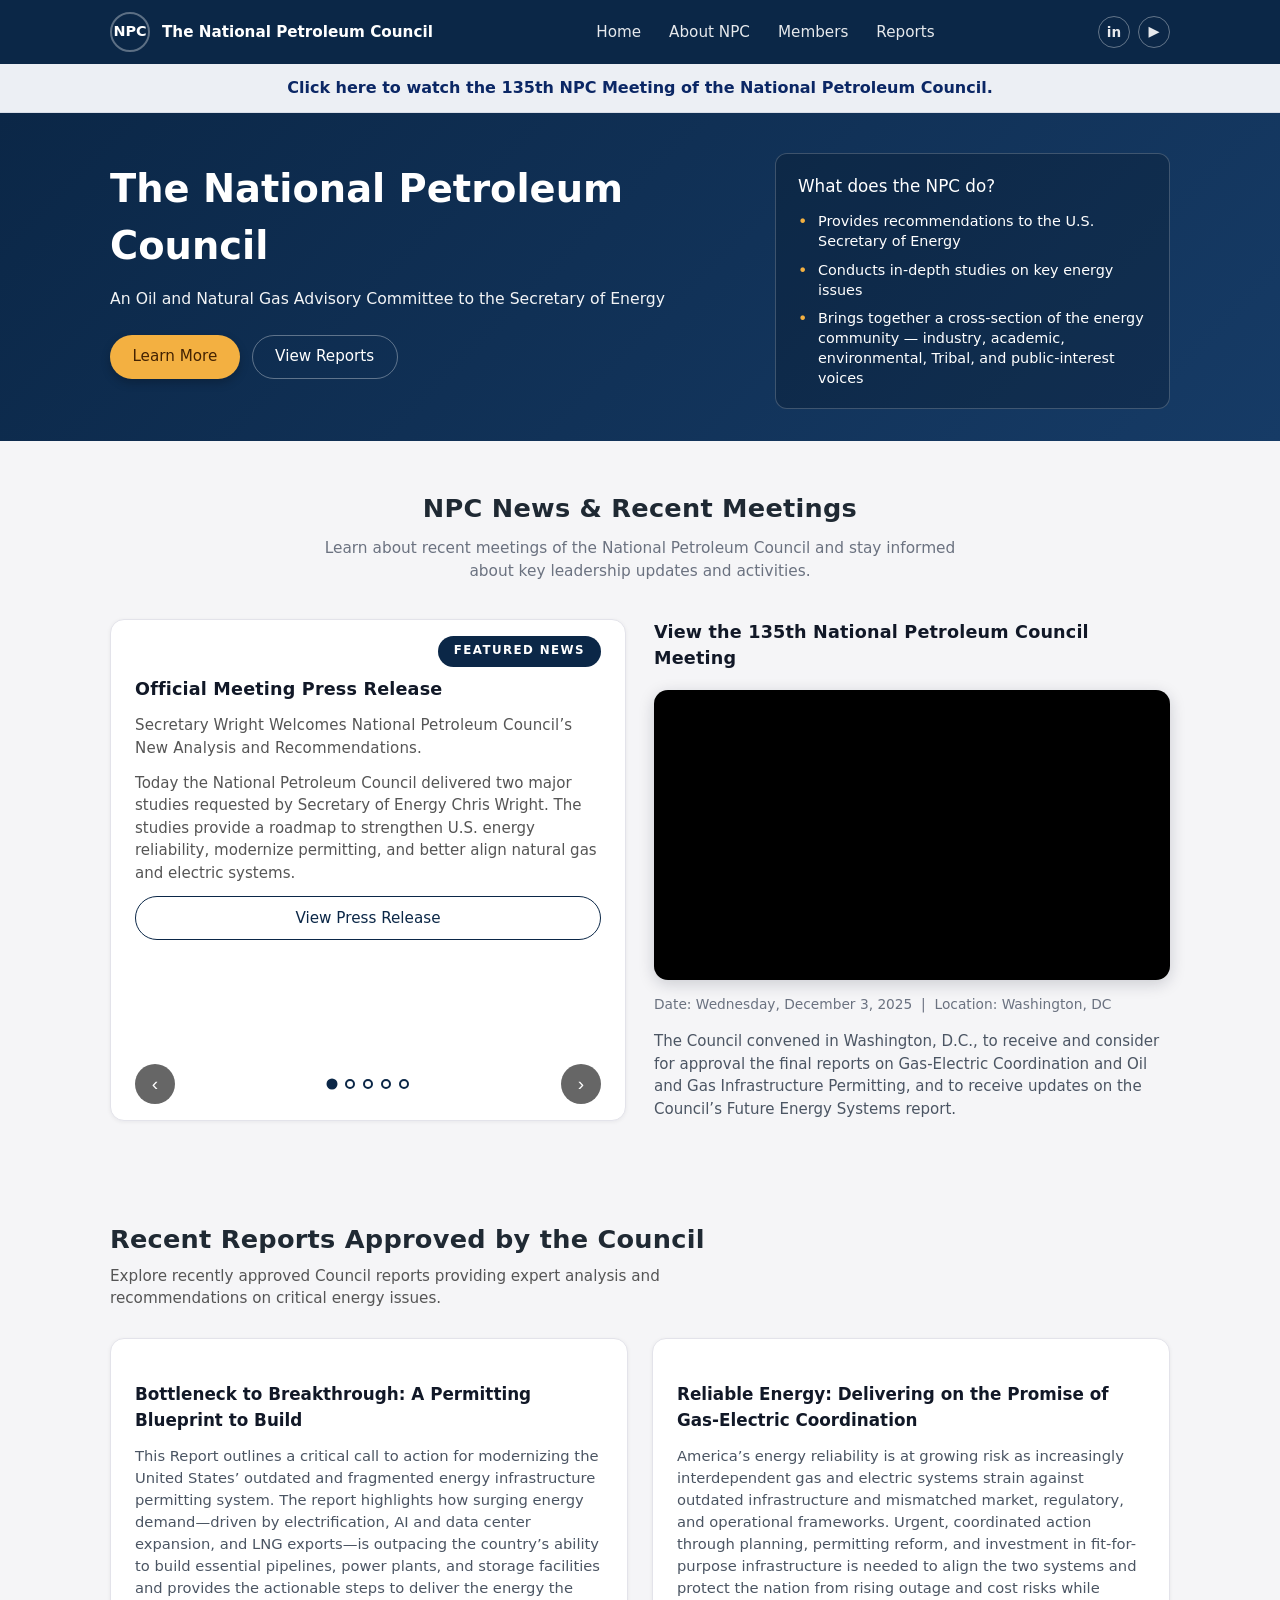
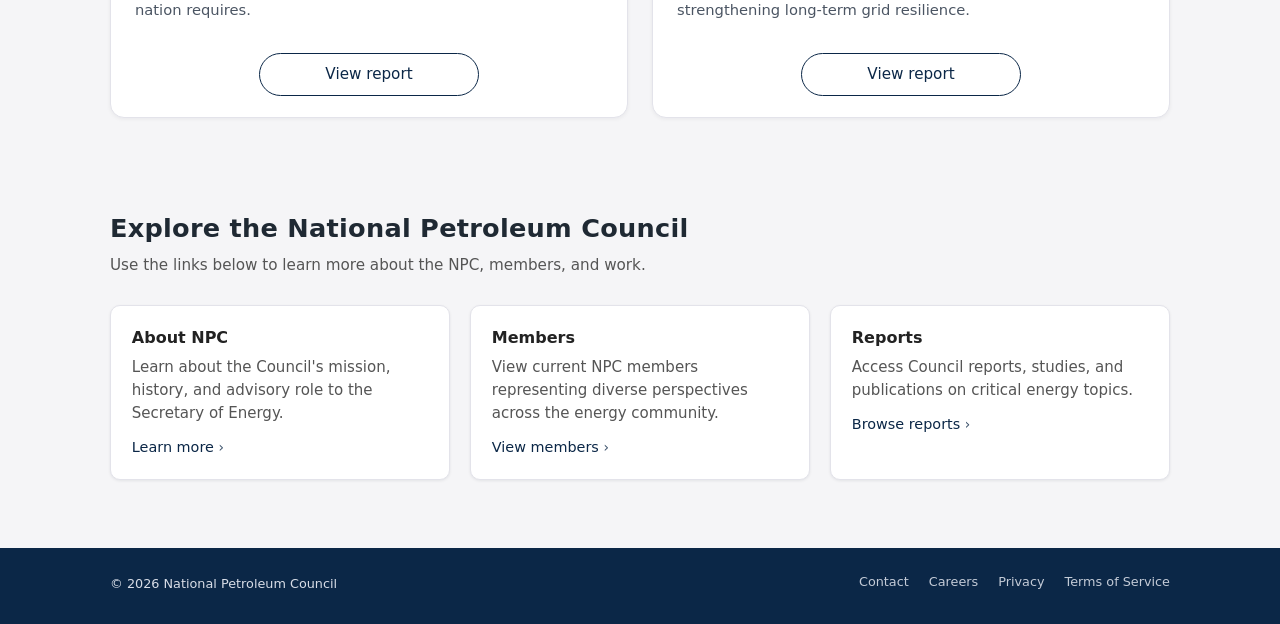
<file: index.html>
<!DOCTYPE html>
<html lang="en">
<head>
  <!-- =========================
       BASIC DOCUMENT METADATA
       ========================= -->
  <meta charset="UTF-8" />
  <meta http-equiv="X-UA-Compatible" content="IE=edge" />

  <!-- =========================
       PAGE TITLE (SEO)
       ========================= -->
  <title>National Petroleum Council (NPC) – Advisory Committee to the U.S. Secretary of Energy</title>

  <!-- =========================
       VIEWPORT / RESPONSIVE
       ========================= -->
  <meta name="viewport" content="width=device-width, initial-scale=1" />

  <!-- =========================
       CORE SEO META TAGS
       ========================= -->
  <meta name="description" content="The National Petroleum Council (NPC) advises the U.S. Secretary of Energy on oil and natural gas issues. Learn about members, reports, studies, and Council meetings." />
  <meta name="robots" content="index,follow,max-image-preview:large" />
  <link rel="canonical" href="https://www.npc.org/" />

  <!-- =========================
       THEME / COLOR SCHEME
       ========================= -->
  <meta name="theme-color" media="(prefers-color-scheme: light)" content="#3c4d97">
  <meta name="theme-color" media="(prefers-color-scheme: dark)" content="#0b1020">
  <meta name="color-scheme" content="light dark">
  <meta name="referrer" content="strict-origin-when-cross-origin">

  <!-- =========================
       OPEN GRAPH / SOCIAL SHARING
       ========================= -->
  <meta property="og:type" content="website">
  <meta property="og:title" content="National Petroleum Council (NPC)">
  <meta property="og:description" content="An Oil and Natural Gas Advisory Committee to the Secretary of Energy.">
  <meta property="og:url" content="https://www.npc.org/">
  <meta property="og:site_name" content="National Petroleum Council">
  <meta property="og:image" content="https://www.npc.org/images/homegifs/NPC-head.gif">
  <meta property="og:image:alt" content="National Petroleum Council logo">
  <meta property="og:image:type" content="image/gif">
  <meta property="og:image:width" content="328">
  <meta property="og:image:height" content="168">

  <!-- =========================
       FAVICONS / PWA MANIFEST
       ========================= -->
  <link rel="icon" href="/favicon.ico">
  <link rel="apple-touch-icon" sizes="180x180" href="/apple-touch-icon.png">
  <link rel="manifest" href="/site.webmanifest">

  <!-- =========================
       SITE STYLESHEETS
       ========================= -->
  <link rel="stylesheet" href="style.css" />

  <!-- =========================
       GOOGLE ANALYTICS (GA4)
       ========================= -->
  <!-- Google tag (gtag.js) -->
  <script async src="https://www.googletagmanager.com/gtag/js?id=G-93EXH3XJ1R"></script>
  <script>
    window.dataLayer = window.dataLayer || [];
    function gtag(){dataLayer.push(arguments);}
    gtag('js', new Date());

    // GA4 config for npc.org
    gtag('config', 'G-93EXH3XJ1R', {
      page_title: 'NPC Main Site'
    });
  </script>

  <!-- =========================
       STRUCTURED DATA (SCHEMA.ORG)
       TYPE: GovernmentOrganization
       ========================= -->
  <script type="application/ld+json">
  {
    "@context":"https://schema.org",
    "@type":"GovernmentOrganization",
    "name":"National Petroleum Council",
    "url":"https://www.npc.org/",
    "logo":"https://www.npc.org/images/homegifs/NPC-head.gif",
    "contactPoint":[
      {
        "@type":"ContactPoint",
        "contactType":"information",
        "email":"info@npc.org",
        "telephone":"+1-202-393-6100"
      }
    ],
    "address":{
      "@type":"PostalAddress",
      "streetAddress":"1101 Vermont Avenue, NW, Suite 300",
      "addressLocality":"Washington",
      "addressRegion":"DC",
      "postalCode":"20005",
      "addressCountry":"US"
    },
    "sameAs":[
      "https://www.linkedin.com/company/national-petroleum-council/",
      "https://www.youtube.com/@NationalPetroleumCouncil"
    ]
  }
  </script>
</head>
<body>

  <!-- =========================
       SITE HEADER + MAIN NAV
       ========================= -->
  <header class="site-header">
    <div class="container">
      <div class="top-bar">
        <!-- Logo + Brand -->
        <a href="index.html" class="logo-wrap">
          <div class="logo-circle">NPC</div>
          <div class="logo-text">The National Petroleum Council</div>
        </a>

        <!-- Primary Navigation -->
        <nav aria-label="Main navigation">
          <ul>
            <li><a href="index.html">Home</a></li>
            <li><a href="about.html">About NPC</a></li>
            <li><a href="members.html">Members</a></li>
            <li><a href="reports.html">Reports</a></li>
          </ul>
        </nav>

        <!-- Social Links (Header) -->
        <div class="social-links">
          <a
            href="https://www.linkedin.com/company/national-petroleum-council/"
            class="social-link"
            target="_blank"
            rel="noopener noreferrer"
            aria-label="LinkedIn"
          >
            in
          </a>

          <a
            href="https://www.youtube.com/@NationalPetroleumCouncil"
            class="social-link social-link--yt"
            target="_blank"
            rel="noopener noreferrer"
            aria-label="YouTube"
          >
            ▶
          </a>
        </div>
      </div>
    </div>
  </header>

  <!-- =========================
       ANNOUNCEMENT / ALERT BAR
       ========================= -->
  <div class="announcement-bar">
    <a
      href="https://www.youtube.com/watch?v=ondgR7b0pbw"
      target="_blank"
      rel="noopener noreferrer"
    >
      Click here to watch the 135th NPC Meeting of the National Petroleum Council.
    </a>
  </div>

  <!-- =========================
       HERO SECTION (INTRO / CTA)
       ========================= -->
  <section class="hero">
    <div class="container">
      <div class="hero-inner">
        <!-- Hero Left: Main Message + CTAs -->
        <div class="hero-left">
          <h1>The National Petroleum Council</h1>
          <p>An Oil and Natural Gas Advisory Committee to the Secretary of Energy</p>

          <div class="hero-actions">
            <a href="about.html" class="btn btn-primary">Learn More</a>
            <a href="reports.html" class="btn btn-ghost">View Reports</a>
          </div>
        </div>

        <!-- Hero Right: What NPC Does (Key Bullets) -->
        <aside class="hero-right">
          <h2>What does the NPC do?</h2>
          <ul class="hero-list">
            <li>Provides recommendations to the U.S. Secretary of Energy</li>
            <li>Conducts in-depth studies on key energy issues</li>
            <li>
              Brings together a cross-section of the energy community — industry, academic,
              environmental, Tribal, and public-interest voices
            </li>
          </ul>
        </aside>
      </div>
    </div>
  </section>

  <!-- =========================
       MAIN CONTENT WRAPPER
       ========================= -->
  <main>

    <!-- =========================
         NEWS & RECENT MEETINGS
         ========================= -->
    <section class="news-section">
      <div class="container">
        <!-- Section Header / Intro Text -->
        <header class="news-header">
          <h2>NPC News &amp; Recent Meetings</h2>
          <p>
            Learn about recent meetings of the National Petroleum Council and stay informed about
            key leadership updates and activities.
          </p>
        </header>

        <div class="news-grid">

<div class="featured-carousel card">
  <div class="carousel-track">

    <!-- Carousel Item 1: Post Meeting Press Release (NEW FIRST ITEM) -->
    <article class="carousel-item">
      <div class="news-feature-tag">Featured News</div>
      <h3>Official Meeting Press Release</h3>
      <p class="news-feature-title">
        Secretary Wright Welcomes National Petroleum Council’s New Analysis and Recommendations.
      </p>
      <p class="news-feature-body">
 Today the National Petroleum Council delivered two major studies requested by Secretary of Energy Chris Wright. The studies provide a roadmap to strengthen U.S. energy reliability, modernize permitting, and better align natural gas and electric systems.
      </p>
      <a
        href="files/CM135_Post_PR_2025-12-03.pdf"
        class="btn btn-outline"
        target="_blank"
        rel="noopener noreferrer"
      >
        View Press Release
      </a>
    </article>

    <!-- Carousel Item 2: Upcoming Meeting (was #1) -->
    <article class="carousel-item">
      <div class="news-feature-tag">Featured News</div>
      <h3>Upcoming Meeting</h3>
      <p class="news-feature-title">
        NPC Announces 135th Meeting Scheduled for December 3, 2025
      </p>
      <p class="news-feature-body">
        The National Petroleum Council will convene the 135th meeting on December 3, 2025, in Washington, D.C. This meeting will present key findings of the permitting and gas-electric 
        coordination studies, along with updates on the Council’s Future Energy Systems report.
      </p>
      <a
        href="files/2025_NPC_Media_Advisory.pdf"
        class="btn btn-outline"
        target="_blank"
        rel="noopener noreferrer"
      >
        View Media Advisory
      </a>
    </article>

    <!-- Carousel Item 3: Leadership Announcement (was #2) -->
    <article class="carousel-item">
      <div class="news-feature-tag">Featured News</div>
      <h3>Leadership Announcement</h3>
      <p class="news-feature-title">
        NPC Announces Appointment of Next Executive Director
      </p>
      <p class="news-feature-body">
        The National Petroleum Council has announced the appointment of its next Executive
        Director. The Executive Director leads the Council's staff in coordinating study
        efforts and supporting Council meetings, ensuring that the Secretary of Energy receives
        timely, well-documented advice on oil and natural gas issues.
      </p>
      <a
        href="files/NPC_Press_Release-New_Executive_Director-2025-7-22.pdf"
        class="btn btn-outline"
        target="_blank"
        rel="noopener noreferrer"
      >
        Read Announcement
      </a>
    </article>

    <!-- Carousel Item 4: Permitting Study Request (was #3) -->
    <article class="carousel-item">
      <div class="news-feature-tag">Study Request</div>
      <h3>Oil and Natural Gas Infrastructure Permitting</h3>
      <p class="news-feature-title">
        NPC Directed to conduct study on Permitting
      </p>
      <p class="news-feature-body">
        In response to a formal request from Secretary of Energy Chris Wright, the Council will
        re-evaluate and update the permitting section of the NPC's 2019 Dynamic Delivery study.
        The study will provide practical recommendations based on current legislation and regulations
        to support streamlined permitting processes and siting of new energy infrastructure.
      </p>
      <a
        href="files/GE_Perm_Req_Ltr.pdf"
        class="btn btn-outline"
        target="_blank"
        rel="noopener noreferrer"
      >
        Read Secretary's Letter
      </a>
    </article>

    <!-- Carousel Item 5: Gas-Electric Coordination Study (was #4) -->
    <article class="carousel-item">
      <div class="news-feature-tag">Study Request</div>
      <h3>Gas-Electric Coordination Study</h3>
      <p class="news-feature-title">
        NPC to Address Critical Misalignment Between Natural Gas and Electric Power Systems
      </p>
      <p class="news-feature-body">
        Secretary Wright has requested the NPC conduct an urgent study on gas-electric coordination
        to address reliability risks stemming from misaligned markets. The study will assess how
        rising natural gas and electricity demand are straining pipelines, examine impacts on energy
        reliability, and recommend actionable strategies to prevent reliability impacts on the
        interconnected systems.
      </p>
      <a
        href="files/GE_Perm_Req_Ltr.pdf"
        class="btn btn-outline"
        target="_blank"
        rel="noopener noreferrer"
      >
        Read Secretary's Letter
      </a>
    </article>

  </div>

  <!-- Carousel Controls: Prev / Dots / Next -->
  <div class="carousel-controls">
    <button class="carousel-btn prev-btn" aria-label="Previous News Item">‹</button>
    <div class="carousel-dots">
      <span class="dot active"></span>
      <span class="dot"></span>
      <span class="dot"></span>
      <span class="dot"></span>
      <span class="dot"></span>
    </div>
    <button class="carousel-btn next-btn" aria-label="Next News Item">›</button>
  </div>
</div>

<!-- Embedded Video: Last NPC Council Meeting -->
<article class="news-video-card">
  <h3 class="news-eyebrow">View the 135th National Petroleum Council Meeting</h3>

  <div class="video-embed">
    <iframe
      src="https://www.youtube.com/embed/ondgR7b0pbw?start=0"
      title="135th Meeting of the National Petroleum Council Video"
      frameborder="0"
      allow="accelerometer; autoplay; clipboard-write; encrypted-media; gyroscope; picture-in-picture; web-share"
      allowfullscreen
    ></iframe>
  </div>

  <p class="news-meta">
    Date: Wednesday, December 3, 2025 &nbsp;|&nbsp; Location: Washington, DC
  </p>
  <p class="news-body">
    The Council convened in Washington, D.C., to receive and consider for approval the final reports on Gas-Electric Coordination and Oil and Gas Infrastructure Permitting, and to receive updates on the Council’s Future Energy Systems report.
  </p>
</article>

        </div>
      </div>
    </section>

    <!-- =========================
         RECENT REPORTS SECTION
         ========================= -->
    <section class="recent-reports">
      <div class="container">
        <!-- Section Header -->
        <header class="section-header">
          <h2>Recent Reports Approved by the Council</h2>
          <p>
            Explore recently approved Council reports providing expert analysis and recommendations
            on critical energy issues.
          </p>
        </header>

        <!-- Report Cards Grid -->
        <div class="recent-reports-grid">

          <!-- Report Card 1 -->
          <article class="recent-report-card">
            <div class="recent-report-cover-wrap">
              <!-- cover image could go here -->
            </div>
            <h3>Bottleneck to Breakthrough: A Permitting Blueprint to Build</h3>
            <p class="recent-report-body">
This Report outlines a critical call to action for modernizing the United States’ outdated and fragmented energy infrastructure permitting system. The report highlights how surging energy demand—driven by electrification, AI and data center expansion, and LNG exports—is outpacing the country’s ability to build essential pipelines, power plants, and storage facilities and provides the actionable steps to deliver the energy the nation requires.
            </p>
            <a href="https://permitting.npc.org/" class="btn btn-outline">View report</a>
          </article>

          <!-- Report Card 2 -->
          <article class="recent-report-card">
            <div class="recent-report-cover-wrap">
              <!-- cover image could go here -->
            </div>
            <h3>Reliable Energy: Delivering on the Promise of Gas-Electric Coordination</h3>
            <p class="recent-report-body">
 America’s energy reliability is at growing risk as increasingly interdependent gas and electric systems strain against outdated infrastructure and mismatched market, regulatory, and operational frameworks. Urgent, coordinated action through planning, permitting reform, and investment in fit-for-purpose infrastructure is needed to align the two systems and protect the nation from rising outage and cost risks while strengthening long-term grid resilience.
            </p>
            <a href="https://gaselectric.npc.org/" class="btn btn-outline">View report</a>
          </article>

        </div>
      </div>
    </section>

    <!-- =========================
         INFO CARDS: ABOUT / MEMBERS / REPORTS
         ========================= -->
    <section class="info-section">
      <div class="container">
        <!-- Section Header -->
        <div class="section-header">
          <h2>Explore the National Petroleum Council</h2>
          <p>Use the links below to learn more about the NPC, members, and work.</p>
        </div>

        <!-- Card Grid -->
        <div class="card-grid">
          <!-- Card: About NPC -->
          <article class="card">
            <h3>About NPC</h3>
            <p>Learn about the Council's mission, history, and advisory role to the Secretary of Energy.</p>
            <a href="about.html" class="more-link">Learn more <span>›</span></a>
          </article>

          <!-- Card: Members -->
          <article class="card">
            <h3>Members</h3>
            <p>View current NPC members representing diverse perspectives across the energy community.</p>
            <a href="members.html" class="more-link">View members <span>›</span></a>
          </article>

          <!-- Card: Reports -->
          <article class="card">
            <h3>Reports</h3>
            <p>Access Council reports, studies, and publications on critical energy topics.</p>
            <a href="https://npc.org/reports/rbydoc.html" class="more-link">Browse reports <span>›</span></a>
          </article>
        </div>
      </div>
    </section>

  </main>

  <!-- =========================
       SITE FOOTER
       ========================= -->
  <footer>
    <div class="container">
      <div class="footer-inner">
        <!-- Footer Copyright / Brand Link -->
        <div>
          &copy; <span id="year"></span>
          <a href="https://www.npc.org" target="_blank" rel="noopener">
            National Petroleum Council
          </a>
        </div>

        <!-- Footer Links (Legal / Contact) -->
        <nav class="footer-links" aria-label="Footer legal links">
          <a href="contact.html">Contact</a>
          <a href="careers.html" aria-current="page">Careers</a>
          <a href="privacy.html">Privacy</a>
          <a href="terms.html">Terms of Service</a>
        </nav>
      </div>
    </div>

    <!-- Footer Script: Current Year Injection -->
    <script>
      document.getElementById("year").textContent = new Date().getFullYear();
    </script>
  </footer>

  <!-- =========================
       SITE SCRIPTS (CAROUSEL, ETC.)
       ========================= -->
  <script src="assets/carousel.js"></script>

  <!-- =========================
       GA4 CLICK + PDF DOWNLOAD TRACKING
       - link_click: all non-PDF <a> clicks
       - pdf_click: all <a> clicks to .pdf
       - button_click: real <button> clicks
       ========================= -->
  <!-- data-cfasync="false" stops Cloudflare Rocket Loader from breaking this -->
  <script data-cfasync="false">
    document.addEventListener("DOMContentLoaded", function () {

      function isPdfLink(href) {
        if (!href) return false;
        return href.toLowerCase().indexOf(".pdf") !== -1;
      }

      // Track all <a> clicks
      document.querySelectorAll("a[href]").forEach(function (a) {
        a.addEventListener("click", function () {
          if (typeof gtag !== "function") return;

          var href = a.href || "";
          var linkText = (a.textContent || "").trim();
          var label = linkText !== "" ? linkText : href;

          if (isPdfLink(href)) {
            var fileName = href.split("/").pop();
            gtag("event", "pdf_click", {
              file_name: fileName,
              file_url: href,
              link_text: label,
              page_location: window.location.href,
              transport_type: "beacon"
            });
          } else {
            gtag("event", "link_click", {
              link_url: href,
              link_text: label,
              page_location: window.location.href,
              transport_type: "beacon"
            });
          }
        });
      });

      // Track real <button> elements
      document.querySelectorAll("button").forEach(function (btn) {
        btn.addEventListener("click", function () {
          if (typeof gtag !== "function") return;

          var label = (btn.textContent || "").trim() || btn.id || "button";

          gtag("event", "button_click", {
            button_label: label,
            page_location: window.location.href,
            transport_type: "beacon"
          });
        });
      });
    });
  </script>
</body>
</html>
</file>
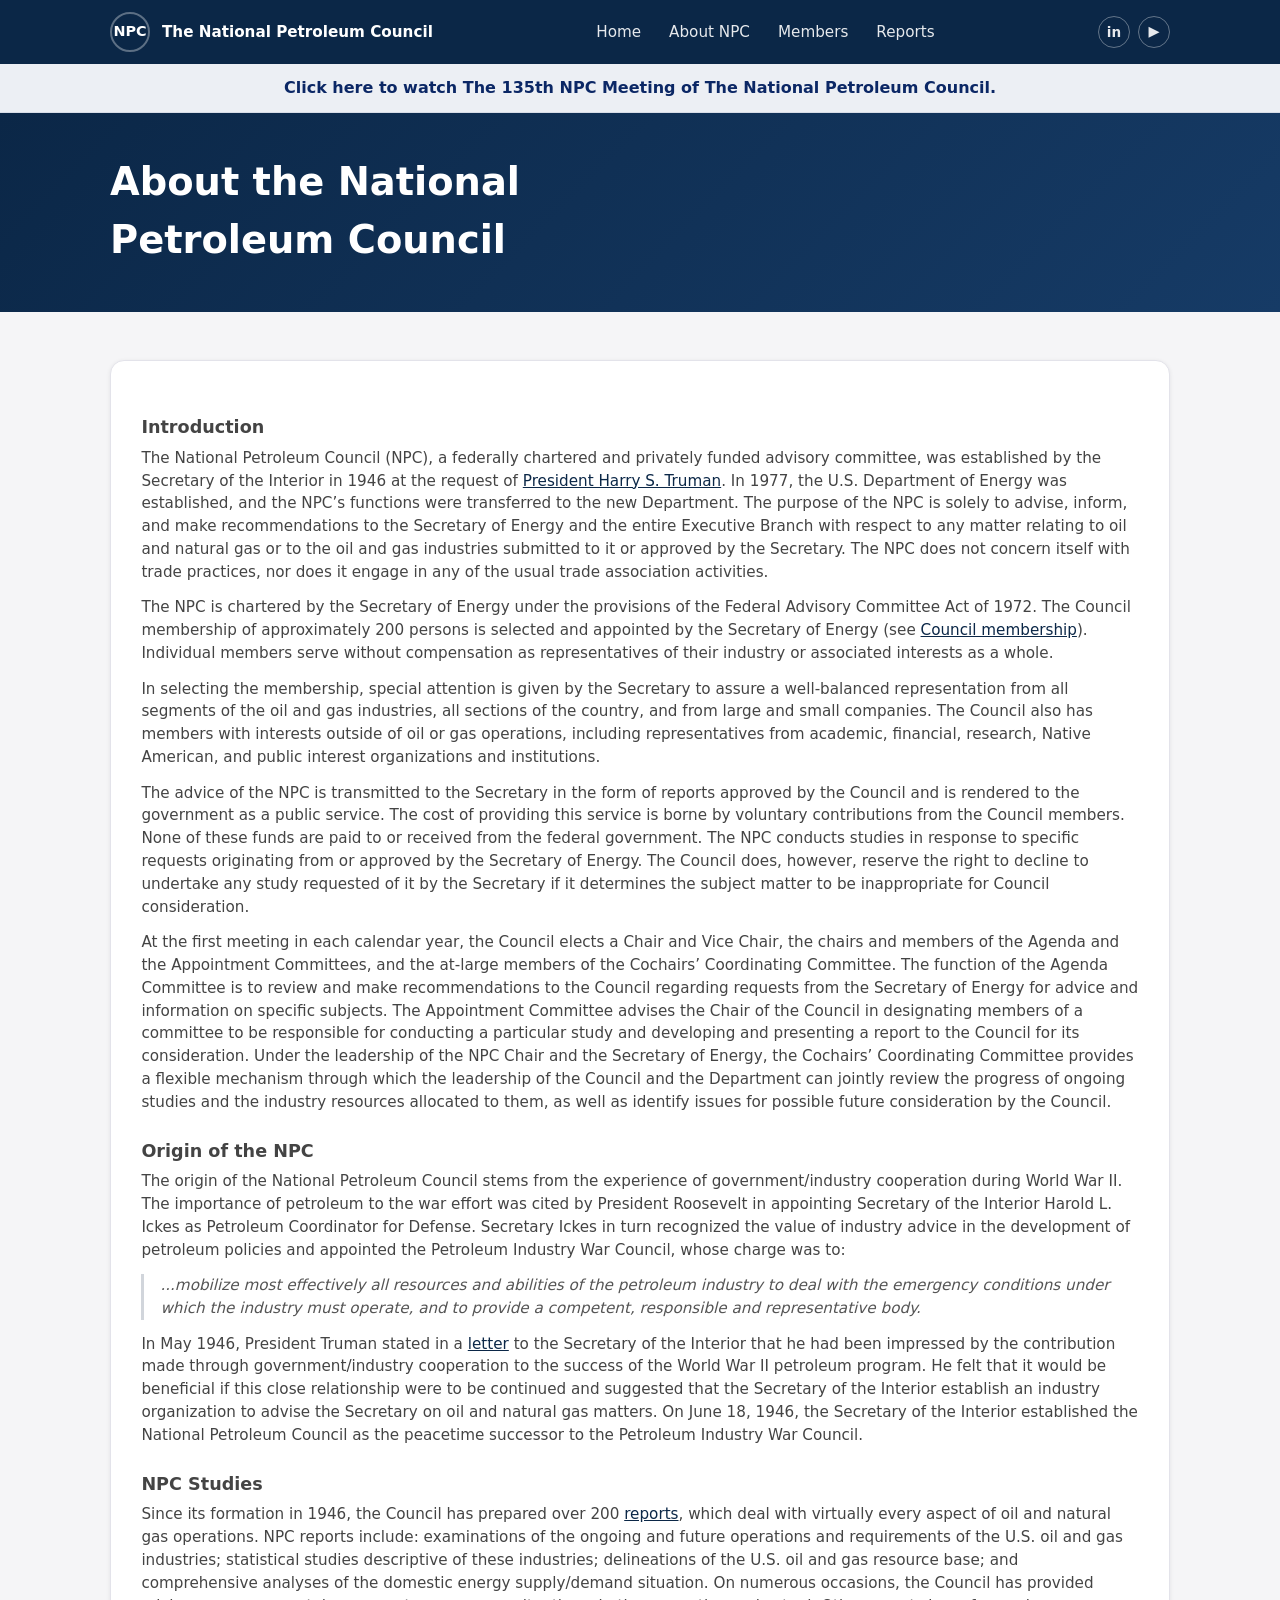
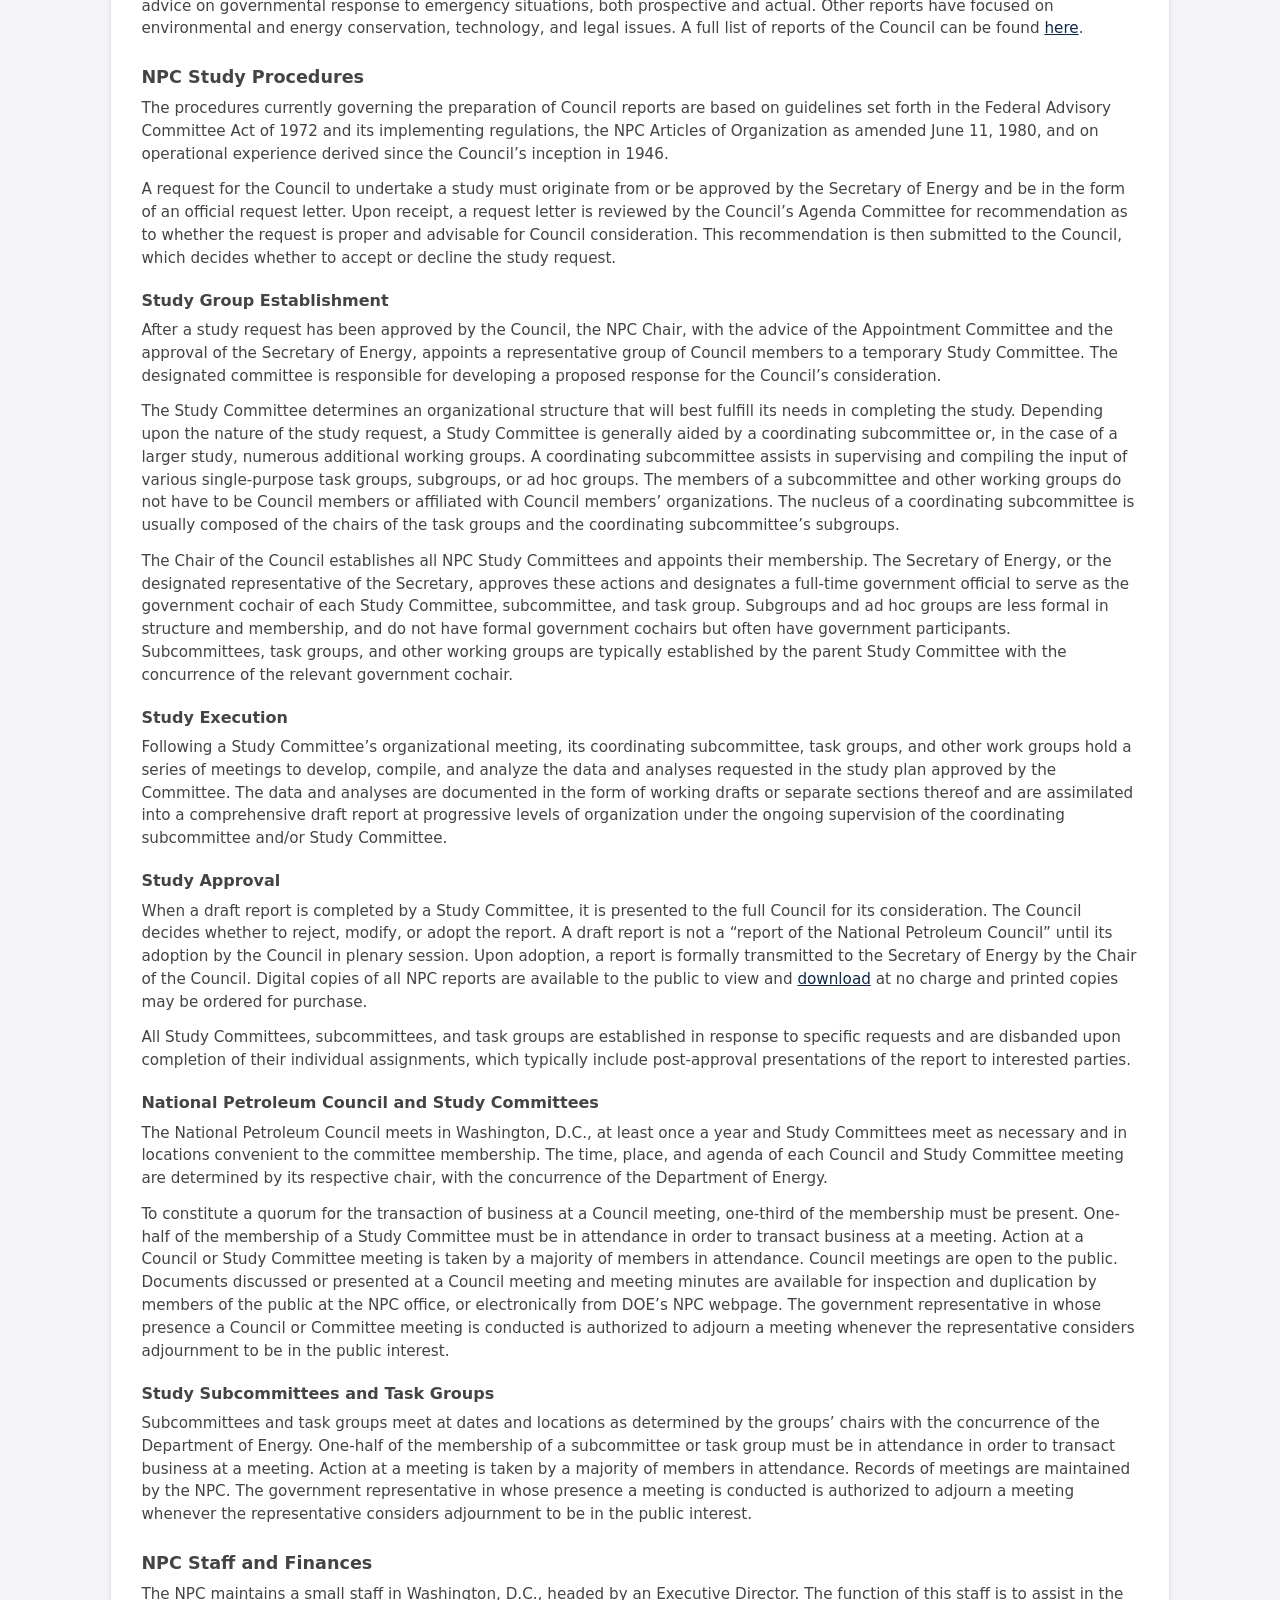
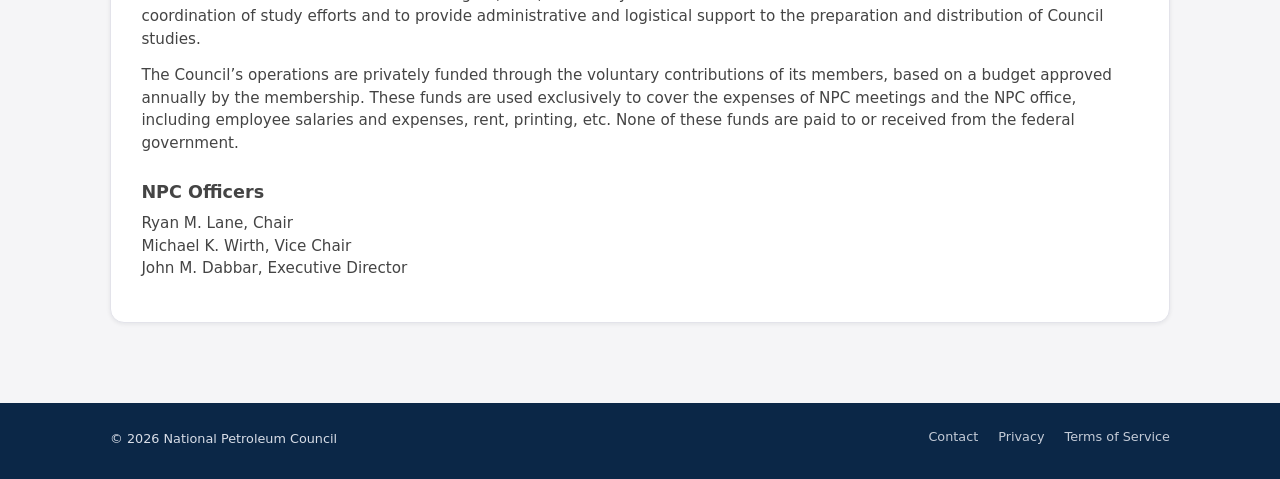
<file: about.html>
<!DOCTYPE html>
<html lang="en">
<head>
  <!-- =========================
       BASIC DOCUMENT METADATA
       ========================= -->
  <meta charset="UTF-8" />
  <meta http-equiv="X-UA-Compatible" content="IE=edge" />

  <!-- =========================
       PAGE TITLE (UNIQUE)
       ========================= -->
  <title>About NPC – National Petroleum Council</title>

  <!-- =========================
       VIEWPORT / RESPONSIVE
       ========================= -->
  <meta name="viewport" content="width=device-width, initial-scale=1" />

  <!-- =========================
       CORE SEO META TAGS
       ========================= -->
  <meta
    name="description"
    content="Origin, operations, study procedures, meeting procedures, staff, finances, and officers of the National Petroleum Council."
  />
  <meta name="robots" content="index, follow" />
  <link rel="canonical" href="https://www.npc.org/about.html" />

  <!-- =========================
       OPEN GRAPH / SOCIAL SHARING
       ========================= -->
  <meta property="og:type" content="website" />
  <meta property="og:title" content="About the National Petroleum Council" />
  <meta
    property="og:description"
    content="Learn about the origin, operations, studies, and leadership of the National Petroleum Council."
  />
  <meta property="og:url" content="https://www.npc.org/about.html" />
  <!-- Optional: if you have a specific OG image for about page, set it here -->
  <!-- <meta property="og:image" content="https://www.npc.org/images/og-about-npc.png" /> -->
  <!-- <meta property="og:image:alt" content="National Petroleum Council" /> -->

  <!-- =========================
       THEME / COLOR SCHEME
       ========================= -->
  <meta name="theme-color" media="(prefers-color-scheme: light)" content="#3c4d97" />
  <meta name="theme-color" media="(prefers-color-scheme: dark)" content="#0b1020" />
  <meta name="color-scheme" content="light dark" />
  <meta name="referrer" content="strict-origin-when-cross-origin" />

  <!-- =========================
       STRUCTURED DATA
       TYPE: AboutPage
       ========================= -->
  <script type="application/ld+json">
  {
    "@context": "https://schema.org",
    "@type": "AboutPage",
    "name": "About the National Petroleum Council",
    "description": "Information about the origin, operations, studies, procedures, staff, finances, and officers of the National Petroleum Council.",
    "url": "https://www.npc.org/about.html",
    "isPartOf": {
      "@type": "WebSite",
      "name": "National Petroleum Council",
      "url": "https://www.npc.org/"
    },
    "about": {
      "@type": "GovernmentOrganization",
      "name": "National Petroleum Council",
      "url": "https://www.npc.org/"
    }
  }
  </script>

  <!-- =========================
       SITE STYLES
       ========================= -->
  <link rel="stylesheet" href="style.css" />

  <!-- =========================
       GOOGLE ANALYTICS (GA4)
       ========================= -->
  <script async src="https://www.googletagmanager.com/gtag/js?id=G-93EXH3XJ1R"></script>
  <script>
    window.dataLayer = window.dataLayer || [];
    function gtag(){dataLayer.push(arguments);}
    gtag('js', new Date());

    // GA4 config for npc.org About page
    gtag('config', 'G-93EXH3XJ1R', {
      page_title: 'About NPC – npc.org'
    });
  </script>
</head>
<body id="top">

  <!-- =========================
       SITE HEADER + NAV
       ========================= -->
  <header class="site-header">
    <div class="container">
      <div class="top-bar">
        <a href="index.html" class="logo-wrap">
          <div class="logo-circle">NPC</div>
          <div class="logo-text">The National Petroleum Council</div>
        </a>

        <nav aria-label="Main navigation">
          <ul>
            <li><a href="index.html">Home</a></li>
            <li><a href="about.html" aria-current="page">About NPC</a></li>
            <li><a href="members.html">Members</a></li>
            <li><a href="reports.html">Reports</a></li>
          </ul>
        </nav>

        <div class="social-links">
          <a
            href="https://www.linkedin.com/company/national-petroleum-council/"
            class="social-link"
            target="_blank"
            rel="noopener noreferrer"
            aria-label="LinkedIn"
          >
            in
          </a>
          <a
            href="https://www.youtube.com/@NationalPetroleumCouncil"
            class="social-link social-link--yt"
            target="_blank"
            rel="noopener noreferrer"
            aria-label="YouTube"
          >
            ▶
          </a>
        </div>
      </div>
    </div>
  </header>

  <!-- =========================
       ANNOUNCEMENT BAR
       ========================= -->
  <div class="announcement-bar">
    <a href="https://www.youtube.com/watch?v=ondgR7b0pbw" target="_blank" rel="noopener noreferrer">
      Click here to watch The 135th NPC Meeting of The National Petroleum Council.
    </a>
  </div>

  <!-- =========================
       PAGE HERO / TITLE BAND
       ========================= -->
  <section class="hero">
    <div class="container">
      <div class="hero-inner">
        <div class="hero-left">
          <h1>About the National Petroleum Council</h1>
        </div>
      </div>
    </div>
  </section>

  <!-- =========================
       MAIN CONTENT
       ========================= -->
  <main>
    <section class="legal-section">
      <div class="container">
        <article class="legal-content">

          <!-- INTRODUCTION -->
          <h2>Introduction</h2>
          <p>
            The National Petroleum Council (NPC), a federally chartered and privately funded advisory
            committee, was established by the Secretary of the Interior in 1946 at the request of
            <a href="files/Truman_letter-ID.pdf" target="_blank" rel="noopener">President Harry S. Truman</a>. In 1977, the U.S. Department of Energy was established, and the
            NPC’s functions were transferred to the new Department. The purpose of the NPC is solely to
            advise, inform, and make recommendations to the Secretary of Energy and the entire Executive
            Branch with respect to any matter relating to oil and natural gas or to the oil and gas
            industries submitted to it or approved by the Secretary. The NPC does not concern itself
            with trade practices, nor does it engage in any of the usual trade association activities.
          </p>

          <p>
            The NPC is chartered by the Secretary of Energy under the provisions of the Federal
            Advisory Committee Act of 1972. The Council membership of approximately 200 persons is
            selected and appointed by the Secretary of Energy (see <a href="members.html">Council membership</a>). Individual
            members serve without compensation as representatives of their industry or associated
            interests as a whole.
          </p>

          <p>
            In selecting the membership, special attention is given by the Secretary to assure a
            well-balanced representation from all segments of the oil and gas industries, all
            sections of the country, and from large and small companies. The Council also has members
            with interests outside of oil or gas operations, including representatives from academic,
            financial, research, Native American, and public interest organizations and institutions.
          </p>

          <p>
            The advice of the NPC is transmitted to the Secretary in the form of reports approved by
            the Council and is rendered to the government as a public service. The cost of providing
            this service is borne by voluntary contributions from the Council members. None of these
            funds are paid to or received from the federal government. The NPC conducts studies in
            response to specific requests originating from or approved by the Secretary of Energy. The
            Council does, however, reserve the right to decline to undertake any study requested of it
            by the Secretary if it determines the subject matter to be inappropriate for Council
            consideration.
          </p>

          <p>
            At the first meeting in each calendar year, the Council elects a Chair and Vice Chair, the
            chairs and members of the Agenda and the Appointment Committees, and the at-large members
            of the Cochairs’ Coordinating Committee. The function of the Agenda Committee is to review
            and make recommendations to the Council regarding requests from the Secretary of Energy for
            advice and information on specific subjects. The Appointment Committee advises the Chair of
            the Council in designating members of a committee to be responsible for conducting a
            particular study and developing and presenting a report to the Council for its
            consideration. Under the leadership of the NPC Chair and the Secretary of Energy, the
            Cochairs’ Coordinating Committee provides a flexible mechanism through which the leadership
            of the Council and the Department can jointly review the progress of ongoing studies and
            the industry resources allocated to them, as well as identify issues for possible future
            consideration by the Council.
          </p>

          <!-- ORIGIN OF THE NPC -->
          <h2>Origin of the NPC</h2>
          <p>
            The origin of the National Petroleum Council stems from the experience of government/industry
            cooperation during World War II. The importance of petroleum to the war effort was cited by
            President Roosevelt in appointing Secretary of the Interior Harold L. Ickes as Petroleum
            Coordinator for Defense. Secretary Ickes in turn recognized the value of industry advice in
            the development of petroleum policies and appointed the Petroleum Industry War Council, whose
            charge was to:
          </p>

          <blockquote>
            <p>
              <em>
                ...mobilize most effectively all resources and abilities of the petroleum industry to deal
                with the emergency conditions under which the industry must operate, and to provide a
                competent, responsible and representative body.
              </em>
            </p>
          </blockquote>

          <p>
            In May 1946, President Truman stated in a
            <a href="files/Truman_letter-ID.pdf" target="_blank" rel="noopener">letter</a> to the Secretary of the Interior that he had
            been impressed by the contribution made through government/industry cooperation to the
            success of the World War II petroleum program. He felt that it would be beneficial if this
            close relationship were to be continued and suggested that the Secretary of the Interior
            establish an industry organization to advise the Secretary on oil and natural gas matters.
            On June 18, 1946, the Secretary of the Interior established the National Petroleum Council as
            the peacetime successor to the Petroleum Industry War Council.
          </p>

          <!-- NPC STUDIES -->
          <h2>NPC Studies</h2>
          <p>
            Since its formation in 1946, the Council has prepared over 200 <a href="reports.html">reports</a>, which deal with
            virtually every aspect of oil and natural gas operations. NPC reports include: examinations
            of the ongoing and future operations and requirements of the U.S. oil and gas industries;
            statistical studies descriptive of these industries; delineations of the U.S. oil and gas
            resource base; and comprehensive analyses of the domestic energy supply/demand situation. On
            numerous occasions, the Council has provided advice on governmental response to emergency
            situations, both prospective and actual. Other reports have focused on environmental and
            energy conservation, technology, and legal issues. A full list of reports of the Council can be found
            <a href="reports.html">here</a>.
          </p>

          <!-- NPC STUDY PROCEDURES -->
          <h2>NPC Study Procedures</h2>
          <p>
            The procedures currently governing the preparation of Council reports are based on guidelines
            set forth in the Federal Advisory Committee Act of 1972 and its implementing regulations, the
            NPC Articles of Organization as amended June 11, 1980, and on
            operational experience derived since the Council’s inception in 1946.
          </p>

          <p>
            A request for the Council to undertake a study must originate from or be approved by the
            Secretary of Energy and be in the form of an official request letter. Upon receipt, a request
            letter is reviewed by the Council’s Agenda Committee for recommendation as to whether the
            request is proper and advisable for Council consideration. This recommendation is then
            submitted to the Council, which decides whether to accept or decline the study request.
          </p>

          <h3>Study Group Establishment</h3>
          <p>
            After a study request has been approved by the Council, the NPC Chair, with the advice of the
            Appointment Committee and the approval of the Secretary of Energy, appoints a representative
            group of Council members to a temporary Study Committee. The designated committee is
            responsible for developing a proposed response for the Council’s consideration.
          </p>

          <p>
            The Study Committee determines an organizational structure that will best fulfill its needs in
            completing the study. Depending upon the nature of the study request, a Study Committee is
            generally aided by a coordinating subcommittee or, in the case of a larger study, numerous
            additional working groups. A coordinating subcommittee assists in supervising and compiling
            the input of various single-purpose task groups, subgroups, or ad hoc groups. The members of a
            subcommittee and other working groups do not have to be Council members or affiliated with
            Council members’ organizations. The nucleus of a coordinating subcommittee is usually composed
            of the chairs of the task groups and the coordinating subcommittee’s subgroups.
          </p>

          <p>
            The Chair of the Council establishes all NPC Study Committees and appoints their membership.
            The Secretary of Energy, or the designated representative of the Secretary, approves these
            actions and designates a full-time government official to serve as the government cochair of
            each Study Committee, subcommittee, and task group. Subgroups and ad hoc groups are less
            formal in structure and membership, and do not have formal government cochairs but often have
            government participants. Subcommittees, task groups, and other working groups are typically
            established by the parent Study Committee with the concurrence of the relevant government
            cochair.
          </p>

          <h3>Study Execution</h3>
          <p>
            Following a Study Committee’s organizational meeting, its coordinating subcommittee, task
            groups, and other work groups hold a series of meetings to develop, compile, and analyze the
            data and analyses requested in the study plan approved by the Committee. The data and analyses
            are documented in the form of working drafts or separate sections thereof and are assimilated
            into a comprehensive draft report at progressive levels of organization under the ongoing
            supervision of the coordinating subcommittee and/or Study Committee.
          </p>

          <h3>Study Approval</h3>
          <p>
            When a draft report is completed by a Study Committee, it is presented to the full Council for
            its consideration. The Council decides whether to reject, modify, or adopt the report. A draft
            report is not a “report of the National Petroleum Council” until its adoption by the Council
            in plenary session. Upon adoption, a report is formally transmitted to the Secretary of Energy
            by the Chair of the Council. Digital copies of all NPC reports are available to the public to
            view and <a href="reports.html">download</a> at no charge and printed copies may be ordered for purchase.
          </p>

          <p>
            All Study Committees, subcommittees, and task groups are established in response to specific
            requests and are disbanded upon completion of their individual assignments, which typically
            include post-approval presentations of the report to interested parties.
          </p>

          <!-- MEETING PROCEDURES -->
          <h3>National Petroleum Council and Study Committees</h3>
          <p>
            The National Petroleum Council meets in Washington, D.C., at least once a year and Study
            Committees meet as necessary and in locations convenient to the committee membership. The
            time, place, and agenda of each Council and Study Committee meeting are determined by its
            respective chair, with the concurrence of the Department of Energy.
          </p>

          <p>
            To constitute a quorum for the transaction of business at a Council meeting, one-third of the
            membership must be present. One-half of the membership of a Study Committee must be in
            attendance in order to transact business at a meeting. Action at a Council or Study Committee
            meeting is taken by a majority of members in attendance. Council meetings are open to the
            public. Documents discussed or presented at a Council meeting and meeting minutes are
            available for inspection and duplication by members of the public at the NPC office, or
            electronically from DOE’s NPC webpage. The government representative in whose presence a
            Council or Committee meeting is conducted is authorized to adjourn a meeting whenever the
            representative considers adjournment to be in the public interest.
          </p>

          <h3>Study Subcommittees and Task Groups</h3>
          <p>
            Subcommittees and task groups meet at dates and locations as determined by the groups’ chairs
            with the concurrence of the Department of Energy. One-half of the membership of a subcommittee
            or task group must be in attendance in order to transact business at a meeting. Action at a
            meeting is taken by a majority of members in attendance. Records of meetings are maintained by
            the NPC. The government representative in whose presence a meeting is conducted is authorized
            to adjourn a meeting whenever the representative considers adjournment to be in the public
            interest.
          </p>

          <!-- NPC STAFF AND FINANCES -->
          <h2>NPC Staff and Finances</h2>
          <p>
            The NPC maintains a small staff in Washington, D.C., headed by an Executive Director. The
            function of this staff is to assist in the coordination of study efforts and to provide
            administrative and logistical support to the preparation and distribution of Council studies.
          </p>

          <p>
            The Council’s operations are privately funded through the voluntary contributions of its
            members, based on a budget approved annually by the membership. These funds are used
            exclusively to cover the expenses of NPC meetings and the NPC office, including employee
            salaries and expenses, rent, printing, etc. None of these funds are paid to or received from
            the federal government.
          </p>

          <!-- NPC OFFICERS -->
          <h2>NPC Officers</h2>
          <p>
            Ryan M. Lane, Chair<br />
            Michael K. Wirth, Vice Chair<br />
            John M. Dabbar, Executive Director
          </p>

        </article>
      </div>
    </section>
  </main>

  <!-- =========================
       SITE FOOTER
       ========================= -->
  <footer>
    <div class="container">
      <div class="footer-inner">
        <!-- Footer Copyright / Brand Link -->
        <div>
          &copy; <span id="year"></span>
          <a href="https://www.npc.org" target="_blank" rel="noopener">
            National Petroleum Council
          </a>
        </div>

        <!-- Footer Links (Legal / Contact) -->
        <nav class="footer-links" aria-label="Footer legal links">
          <a href="contact.html">Contact</a>
          <a href="privacy.html">Privacy</a>
          <a href="terms.html">Terms of Service</a>
        </nav>
      </div>
    </div>

    <!-- Footer Script: Current Year Injection -->
    <script>
      document.getElementById("year").textContent = new Date().getFullYear();
    </script>
  </footer>

  <!-- =========================
       GA4 CLICK TRACKING FOR npc.org
       Tracks:
       - All links
       - PDFs as pdf – npc.org
       - Buttons (real <button> and .btn links) as button – npc.org
       ========================= -->
  <script>
    document.addEventListener("DOMContentLoaded", function () {
      var SITE_TAG = 'npc.org';

      // Helper: detect if href is a PDF
      function isPdfLink(href) {
        if (!href) return false;
        try {
          href = href.toLowerCase();
        } catch (e) {}
        return href.indexOf('.pdf') > -1;
      }

      // Track all <a> clicks
      var links = document.querySelectorAll('a');
      links.forEach(function (a) {
        a.addEventListener('click', function () {
          if (typeof gtag !== 'function') return;

          var href = a.href || '';
          var linkText = (a.textContent || '').trim();
          var label = linkText !== "" ? linkText : href;

          var isPdf = isPdfLink(href);
          var isButtonStyle = a.classList.contains('btn') || a.getAttribute('role') === 'button';

          var category;
          if (isPdf) {
            category = 'pdf – ' + SITE_TAG;
          } else if (isButtonStyle) {
            category = 'button – ' + SITE_TAG;
          } else {
            category = 'nav – ' + SITE_TAG;
          }

          gtag('event', 'click', {
            event_category: category,
            event_label: label + ' – ' + SITE_TAG,
            link_url: href,
            site_tag: SITE_TAG
          });
        });
      });

      // Track real <button> elements separately
      var buttons = document.querySelectorAll('button');
      buttons.forEach(function (btn) {
        btn.addEventListener('click', function () {
          if (typeof gtag !== 'function') return;

          var label = (btn.textContent || '').trim() || btn.id || 'button';

          gtag('event', 'click', {
            event_category: 'button – ' + SITE_TAG,
            event_label: label + ' – ' + SITE_TAG,
            site_tag: SITE_TAG
          });
        });
      });
    });
  </script>
</body>
</html>
</file>
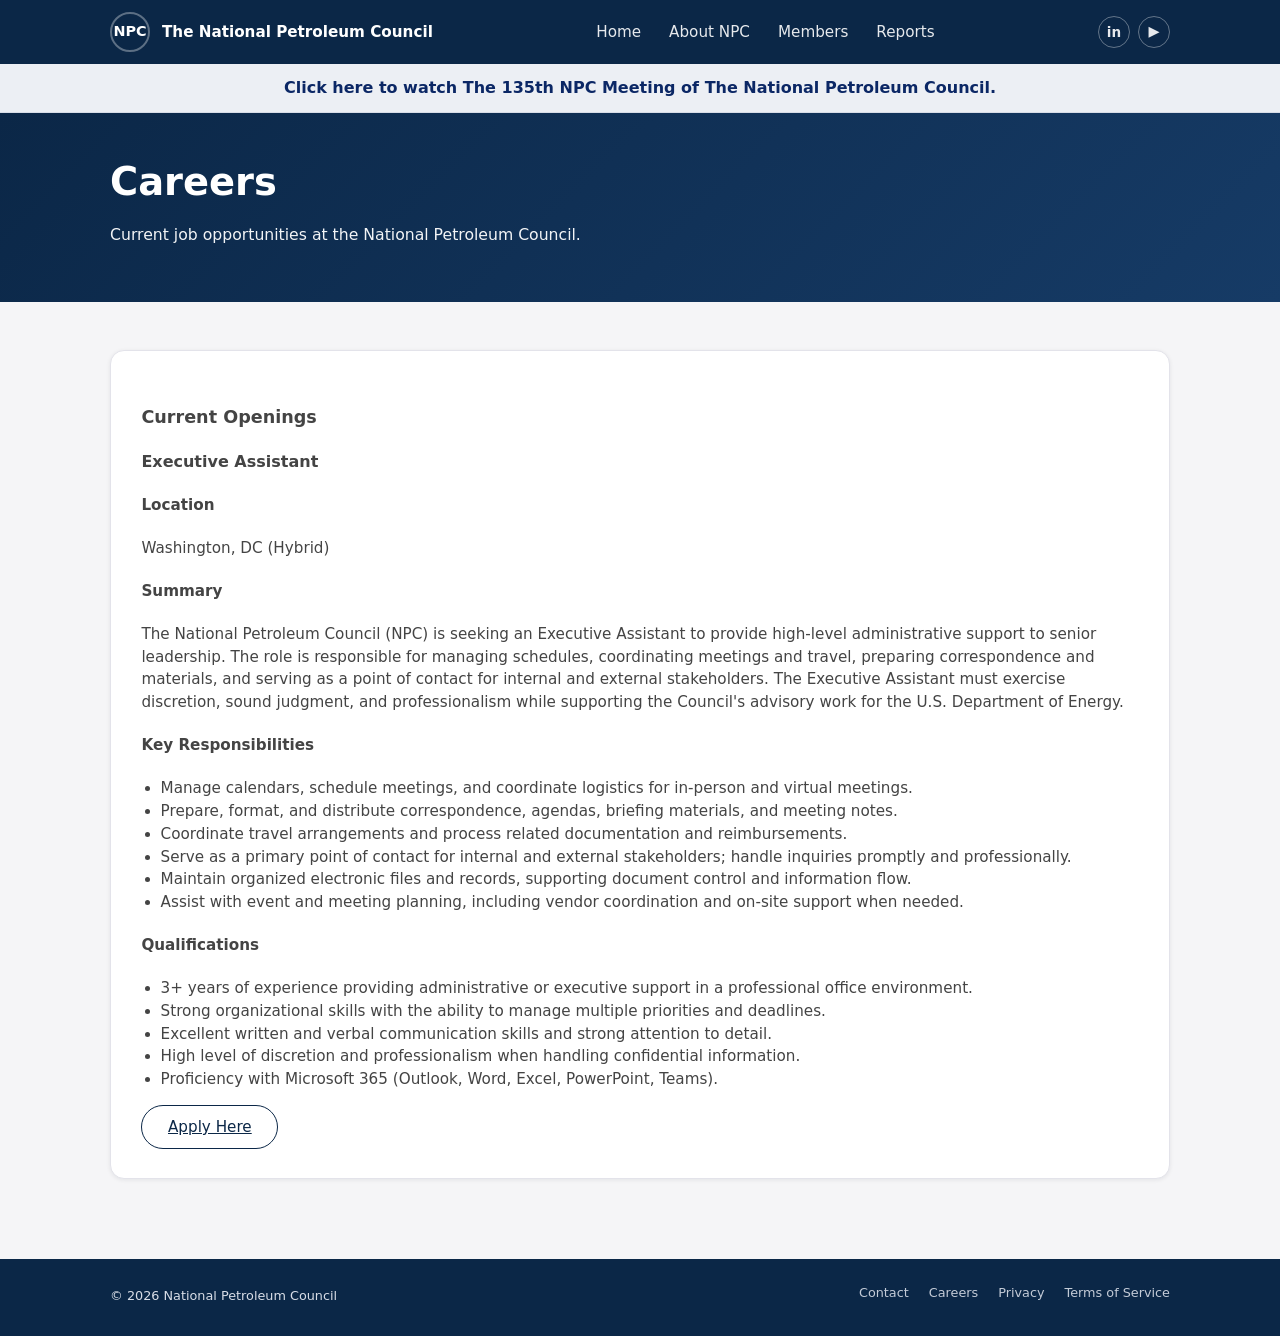
<file: careers.html>
<!DOCTYPE html>
<html lang="en">
<head>
  <!-- =========================
       BASIC DOCUMENT METADATA
       ========================= -->
  <meta charset="UTF-8" />
  <meta http-equiv="X-UA-Compatible" content="IE=edge" />

  <!-- =========================
       PAGE TITLE (UNIQUE)
       ========================= -->
  <title>Careers – National Petroleum Council</title>

  <!-- =========================
       VIEWPORT / RESPONSIVE
       ========================= -->
  <meta name="viewport" content="width=device-width, initial-scale=1" />

  <!-- =========================
       CORE SEO META TAGS
       ========================= -->
  <meta
    name="description"
    content="Career opportunities and hiring information for the National Petroleum Council."
  />
  <meta name="robots" content="index, follow" />

  <!-- =========================
       SITE STYLES
       ========================= -->
  <link rel="stylesheet" href="style.css" />

  <!-- =========================
       GOOGLE ANALYTICS (GA4)
       ========================= -->
  <script async src="https://www.googletagmanager.com/gtag/js?id=G-93EXH3XJ1R"></script>
  <script>
    window.dataLayer = window.dataLayer || [];
    function gtag(){dataLayer.push(arguments);}
    gtag('js', new Date());

    // GA4 config for npc.org Careers page
    gtag('config', 'G-93EXH3XJ1R', {
      page_title: 'Careers – npc.org'
    });
  </script>
</head>

<body id="top">

  <!-- =========================
       SITE HEADER + NAV
       ========================= -->
  <header class="site-header">
    <div class="container">
      <div class="top-bar">
        <a href="index.html" class="logo-wrap">
          <div class="logo-circle">NPC</div>
          <div class="logo-text">The National Petroleum Council</div>
        </a>

        <nav aria-label="Main navigation">
          <ul>
            <li><a href="index.html">Home</a></li>
            <li><a href="about.html">About NPC</a></li>
            <li><a href="members.html">Members</a></li>
            <li><a href="reports.html">Reports</a></li>
          </ul>
        </nav>

        <div class="social-links">
          <a
            href="https://www.linkedin.com/company/national-petroleum-council/"
            class="social-link"
            target="_blank"
            rel="noopener noreferrer"
            aria-label="LinkedIn"
          >
            in
          </a>
          <a
            href="https://www.youtube.com/@NationalPetroleumCouncil"
            class="social-link social-link--yt"
            target="_blank"
            rel="noopener noreferrer"
            aria-label="YouTube"
          >
            ▶
          </a>
        </div>
      </div>
    </div>
  </header>

  <!-- =========================
       ANNOUNCEMENT BAR
       ========================= -->
  <div class="announcement-bar">
    <a href="https://www.youtube.com/watch?v=ondgR7b0pbw" target="_blank" rel="noopener noreferrer">
      Click here to watch The 135th NPC Meeting of The National Petroleum Council.
    </a>
  </div>

  <!-- =========================
       PAGE HERO / TITLE BAND
       ========================= -->
  <section class="hero">
    <div class="container">
      <div class="hero-inner">
        <div class="hero-left">
          <h1>Careers</h1>
          <p>Current job opportunities at the National Petroleum Council.</p>
        </div>
      </div>
    </div>
  </section>

  <!-- =========================
       MAIN CONTENT
       ========================= -->
  <main>
    <section class="legal-section">
      <div class="container">
        <article class="legal-content">

          <h2>Current Openings</h2>

          <h3>Executive Assistant</h3>

          <h4>Location</h4>
          <p>Washington, DC (Hybrid)</p>

          <h4>Summary</h4>
          <p>
            The National Petroleum Council (NPC) is seeking an Executive Assistant to provide high-level administrative
            support to senior leadership. The role is responsible for managing schedules, coordinating meetings and travel,
            preparing correspondence and materials, and serving as a point of contact for internal and external stakeholders.
            The Executive Assistant must exercise discretion, sound judgment, and professionalism while supporting the
            Council's advisory work for the U.S. Department of Energy.
          </p>

          <h4>Key Responsibilities</h4>
          <ul>
            <li>Manage calendars, schedule meetings, and coordinate logistics for in-person and virtual meetings.</li>
            <li>Prepare, format, and distribute correspondence, agendas, briefing materials, and meeting notes.</li>
            <li>Coordinate travel arrangements and process related documentation and reimbursements.</li>
            <li>Serve as a primary point of contact for internal and external stakeholders; handle inquiries promptly and professionally.</li>
            <li>Maintain organized electronic files and records, supporting document control and information flow.</li>
            <li>Assist with event and meeting planning, including vendor coordination and on-site support when needed.</li>
          </ul>

          <h4>Qualifications</h4>
          <ul>
            <li>3+ years of experience providing administrative or executive support in a professional office environment.</li>
            <li>Strong organizational skills with the ability to manage multiple priorities and deadlines.</li>
            <li>Excellent written and verbal communication skills and strong attention to detail.</li>
            <li>High level of discretion and professionalism when handling confidential information.</li>
            <li>Proficiency with Microsoft 365 (Outlook, Word, Excel, PowerPoint, Teams).</li>
          </ul>

<a class="btn btn-outline"
   href="apply.html"
   target="_blank"
   rel="noopener noreferrer">
  Apply Here
</a>

        </article>
      </div>
    </section>
  </main>

  <!-- =========================
       SITE FOOTER
       ========================= -->
  <footer>
    <div class="container">
      <div class="footer-inner">
        <!-- Footer Copyright / Brand Link -->
        <div>
          &copy; <span id="year"></span>
          <a href="https://www.npc.org" target="_blank" rel="noopener">
            National Petroleum Council
          </a>
        </div>

        <!-- Footer Links (Legal / Contact) -->
        <nav class="footer-links" aria-label="Footer legal links">
          <a href="contact.html">Contact</a>
          <a href="careers.html" aria-current="page">Careers</a>
          <a href="privacy.html">Privacy</a>
          <a href="terms.html">Terms of Service</a>
        </nav>
      </div>
    </div>

    <!-- Footer Script: Current Year Injection -->
    <script>
      document.getElementById("year").textContent = new Date().getFullYear();
    </script>
  </footer>

  <!-- =========================
       GA4 CLICK TRACKING FOR npc.org
       Tracks:
       - All links
       - PDFs as pdf – npc.org
       - Buttons (real <button> and .btn links) as button – npc.org
       ========================= -->
  <script>
    document.addEventListener("DOMContentLoaded", function () {
      var SITE_TAG = 'npc.org';

      // Helper: detect if href is a PDF
      function isPdfLink(href) {
        if (!href) return false;
        try {
          href = href.toLowerCase();
        } catch (e) {}
        return href.indexOf('.pdf') > -1;
      }

      // Track all <a> clicks
      var links = document.querySelectorAll('a');
      links.forEach(function (a) {
        a.addEventListener('click', function () {
          if (typeof gtag !== 'function') return;

          var href = a.href || '';
          var linkText = (a.textContent || '').trim();
          var label = linkText !== "" ? linkText : href;

          var isPdf = isPdfLink(href);
          var isButtonStyle = a.classList.contains('btn') || a.getAttribute('role') === 'button';

          var category;
          if (isPdf) {
            category = 'pdf – ' + SITE_TAG;
          } else if (isButtonStyle) {
            category = 'button – ' + SITE_TAG;
          } else {
            category = 'nav – ' + SITE_TAG;
          }

          gtag('event', 'click', {
            event_category: category,
            event_label: label + ' – ' + SITE_TAG,
            link_url: href,
            site_tag: SITE_TAG
          });
        });
      });

      // Track real <button> elements separately
      var buttons = document.querySelectorAll('button');
      buttons.forEach(function (btn) {
        btn.addEventListener('click', function () {
          if (typeof gtag !== 'function') return;

          var label = (btn.textContent || '').trim() || btn.id || 'button';

          gtag('event', 'click', {
            event_category: 'button – ' + SITE_TAG,
            event_label: label + ' – ' + SITE_TAG,
            site_tag: SITE_TAG
          });
        });
      });
    });
  </script>

</body>
</html>
</file>
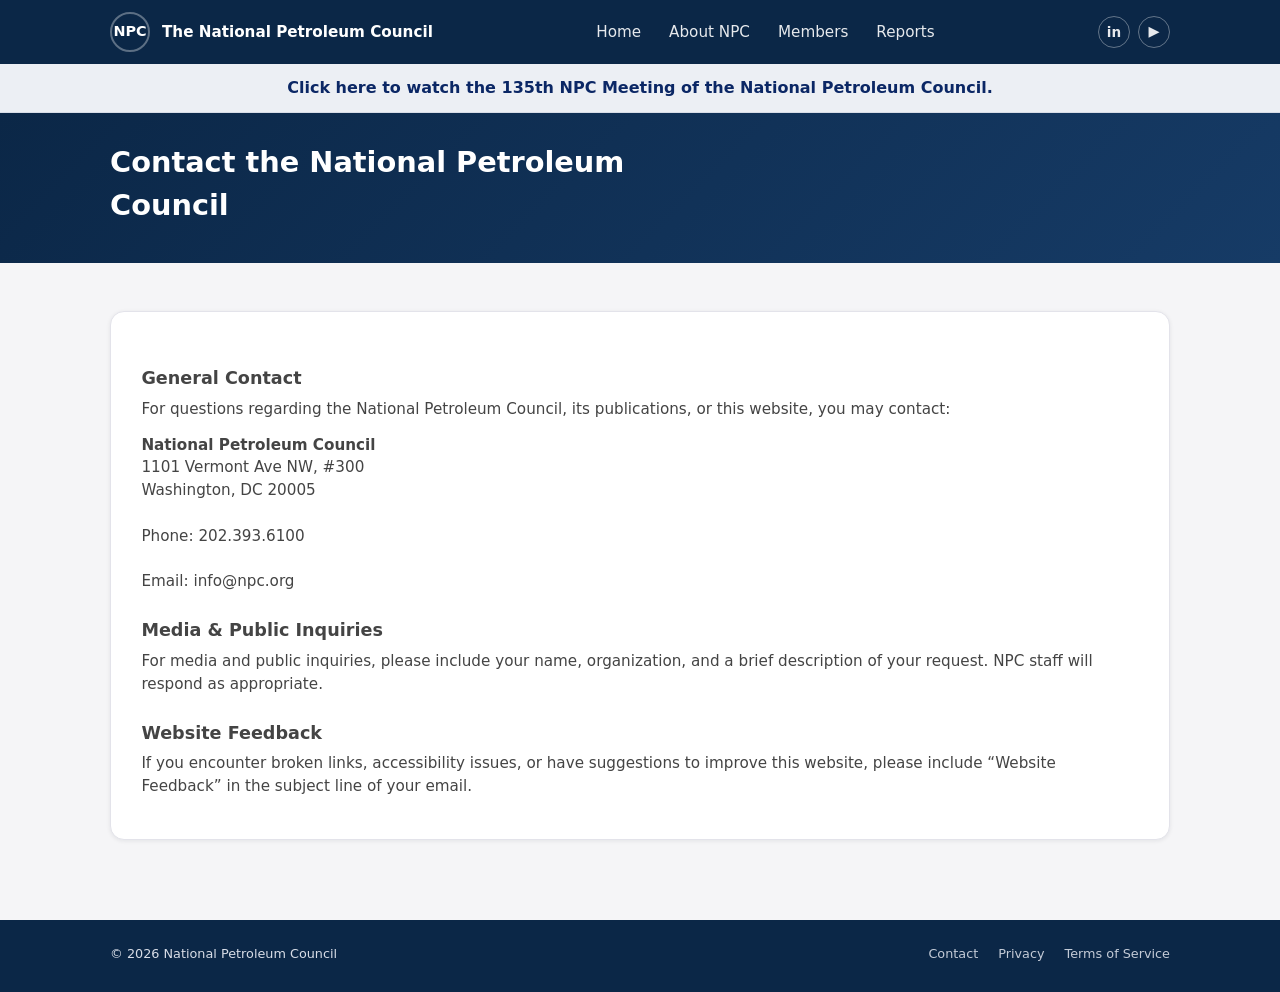
<file: contact.html>
<!DOCTYPE html>
<html lang="en">
<head>
  <!-- =========================
       BASIC DOCUMENT METADATA
       ========================= -->
  <meta charset="UTF-8" />
  <meta http-equiv="X-UA-Compatible" content="IE=edge" />

  <!-- =========================
       PAGE TITLE
       ========================= -->
  <title>Contact – National Petroleum Council</title>

  <!-- =========================
       VIEWPORT / RESPONSIVE
       ========================= -->
  <meta name="viewport" content="width=device-width, initial-scale=1" />

  <!-- =========================
       CORE SEO META TAGS
       ========================= -->
  <meta name="description" content="How to contact the National Petroleum Council regarding publications, meetings, and this website." />
  <meta name="robots" content="index, follow" />
  <link rel="canonical" href="https://www.npc.org/contact.php" />

  <!-- =========================
       OPEN GRAPH / SOCIAL
       ========================= -->
  <meta property="og:type" content="website" />
  <meta property="og:title" content="Contact – National Petroleum Council" />
  <meta property="og:description" content="Contact the National Petroleum Council about publications, meetings, media inquiries, and website feedback." />
  <meta property="og:url" content="https://www.npc.org/contact.php" />

  <!-- =========================
       THEME / COLOR / REFERRER
       ========================= -->
  <meta name="theme-color" media="(prefers-color-scheme: light)" content="#3c4d97">
  <meta name="theme-color" media="(prefers-color-scheme: dark)" content="#0b1020">
  <meta name="color-scheme" content="light dark">
  <meta name="referrer" content="strict-origin-when-cross-origin">

  <!-- =========================
       STRUCTURED DATA – ContactPage
       ========================= -->
  <script type="application/ld+json">
  {
    "@context": "https://schema.org",
    "@type": "ContactPage",
    "name": "Contact the National Petroleum Council",
    "description": "How to contact the National Petroleum Council regarding publications, meetings, media inquiries, and website feedback.",
    "url": "https://www.npc.org/contact.php",
    "isPartOf": {
      "@type": "WebSite",
      "name": "National Petroleum Council",
      "url": "https://www.npc.org/"
    },
    "about": {
      "@type": "Organization",
      "name": "National Petroleum Council",
      "url": "https://www.npc.org/"
    },
    "contactPoint": [{
      "@type": "ContactPoint",
      "contactType": "information",
      "email": "info@npc.org"
    }]
  }
  </script>

  <!-- =========================
       STYLES
       ========================= -->
  <link rel="stylesheet" href="style.css" />

  <!-- =========================
       GOOGLE ANALYTICS (NEW TAG)
       ========================= -->
  <script async src="https://www.googletagmanager.com/gtag/js?id=G-93EXH3XJ1R"></script>
  <script>
    window.dataLayer = window.dataLayer || [];
    function gtag(){dataLayer.push(arguments);}
    gtag('js', new Date());
    gtag('config', 'G-93EXH3XJ1R');
  </script>
</head>

<body>

  <!-- =========================
       HEADER
       ========================= -->
  <header class="site-header">
    <div class="container">
      <div class="top-bar">
        <a href="index.html" class="logo-wrap">
          <div class="logo-circle">NPC</div>
          <div class="logo-text">The National Petroleum Council</div>
        </a>

        <nav aria-label="Main navigation">
          <ul>
            <li><a href="index.html">Home</a></li>
            <li><a href="about.html">About NPC</a></li>
            <li><a href="members.html">Members</a></li>
            <li><a href="reports.html">Reports</a></li>
          </ul>
        </nav>

        <div class="social-links">
          <a
            href="https://www.linkedin.com/company/national-petroleum-council/"
            class="social-link"
            target="_blank"
            rel="noopener noreferrer"
            aria-label="LinkedIn"
          >in</a>
          <a
            href="https://www.youtube.com/@NationalPetroleumCouncil"
            class="social-link social-link--yt"
            target="_blank"
            rel="noopener noreferrer"
            aria-label="YouTube"
          >▶</a>
        </div>
      </div>
    </div>
  </header>

  <!-- =========================
       ANNOUNCEMENT BAR
       ========================= -->
  <div class="announcement-bar">
    <a href="https://www.youtube.com/watch?v=ondgR7b0pbw" target="_blank" rel="noopener noreferrer">
      Click here to watch the 135th NPC Meeting of the National Petroleum Council.
    </a>
  </div>

  <!-- =========================
       PAGE HERO
       ========================= -->
  <section class="hero hero--small">
    <div class="container">
      <div class="hero-inner">
        <div class="hero-left">
          <h1>Contact the National Petroleum Council</h1>
        </div>
      </div>
    </div>
  </section>

  <!-- =========================
       MAIN CONTENT
       ========================= -->
  <main>
    <section class="legal-section">
      <div class="container">
        <article class="legal-content">

          <h2>General Contact</h2>
          <p>
            For questions regarding the National Petroleum Council, its publications, or this website,
            you may contact:
          </p>

<p>
<strong>National Petroleum Council</strong><br/>
1101 Vermont Ave NW, #300<br/>
Washington, DC 20005<br/>
<br/>
Phone: 202.393.6100<br/>
<br/>
Email: info@npc.org
</p>

          <h2>Media &amp; Public Inquiries</h2>
          <p>
            For media and public inquiries, please include your name, organization, and a brief
            description of your request. NPC staff will respond as appropriate.
          </p>

          <h2>Website Feedback</h2>
          <p>
            If you encounter broken links, accessibility issues, or have suggestions to improve this website,
            please include “Website Feedback” in the subject line of your email.
          </p>

        </article>
      </div>
    </section>
  </main>

  <!-- =========================
       FOOTER
       ========================= -->
  <footer>
    <div class="container">
      <div class="footer-inner">
        <div>
          &copy; <span id="year"></span>
          <a href="https://www.npc.org" target="_blank" rel="noopener">
            National Petroleum Council
          </a>
        </div>
        <div class="footer-links">
          <a href="contact.html">Contact</a>
          <a href="privacy.html">Privacy</a>
          <a href="terms.html">Terms of Service</a>
        </div>
      </div>
    </div>

    <script>
      document.getElementById("year").textContent = new Date().getFullYear();
    </script>
  </footer>

</body>
</html>
</file>
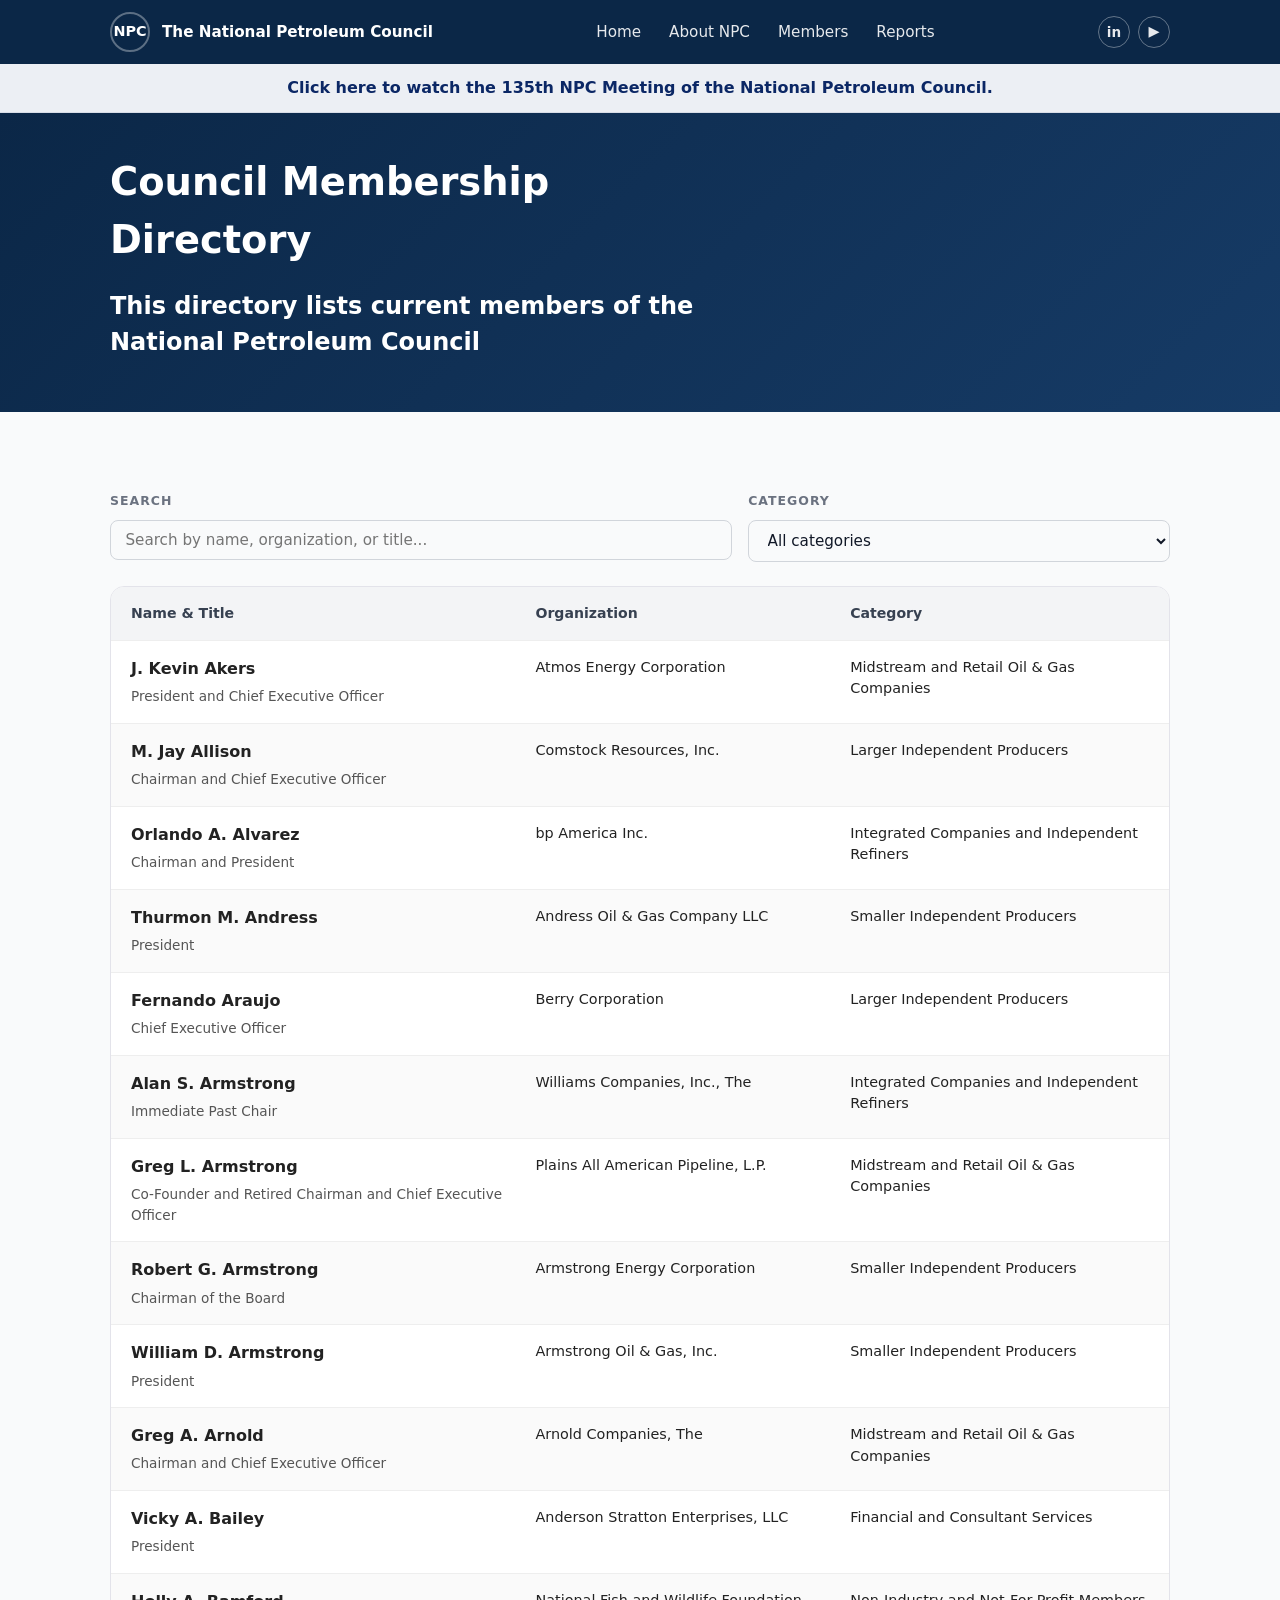
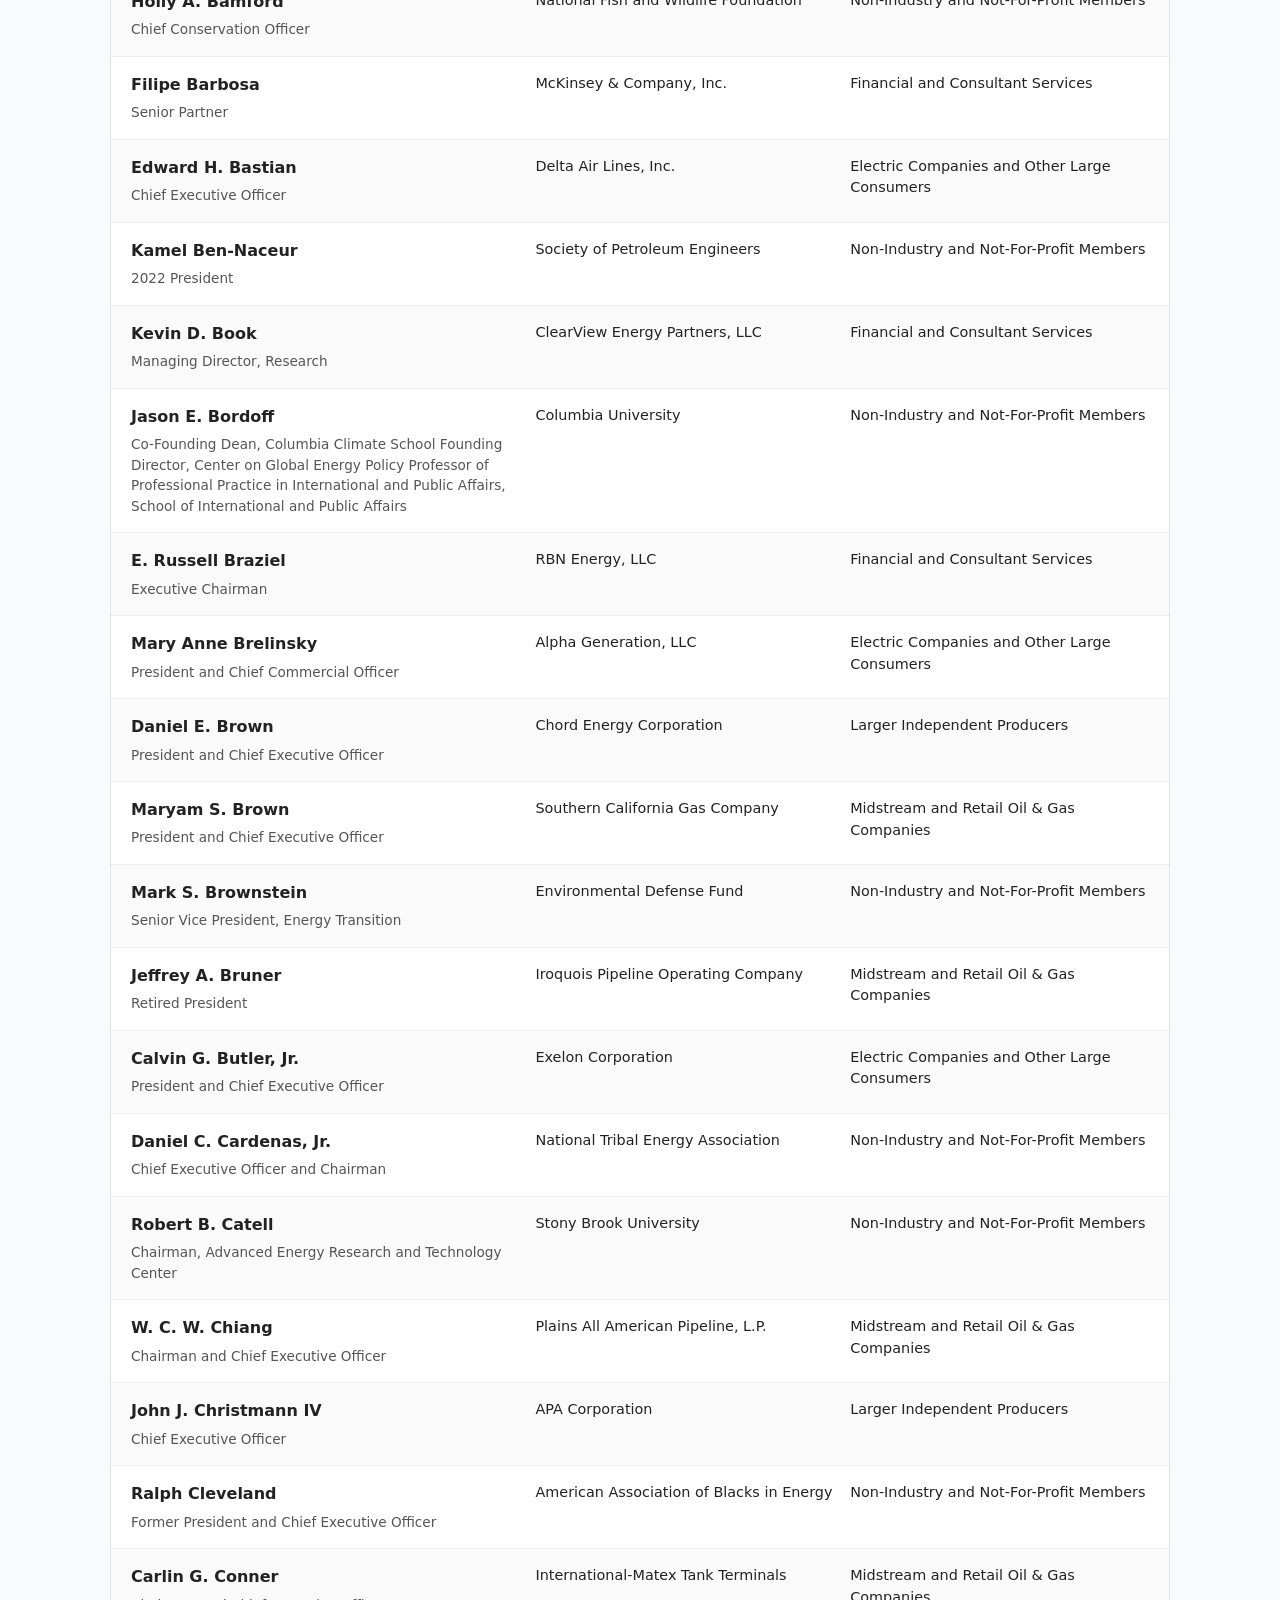
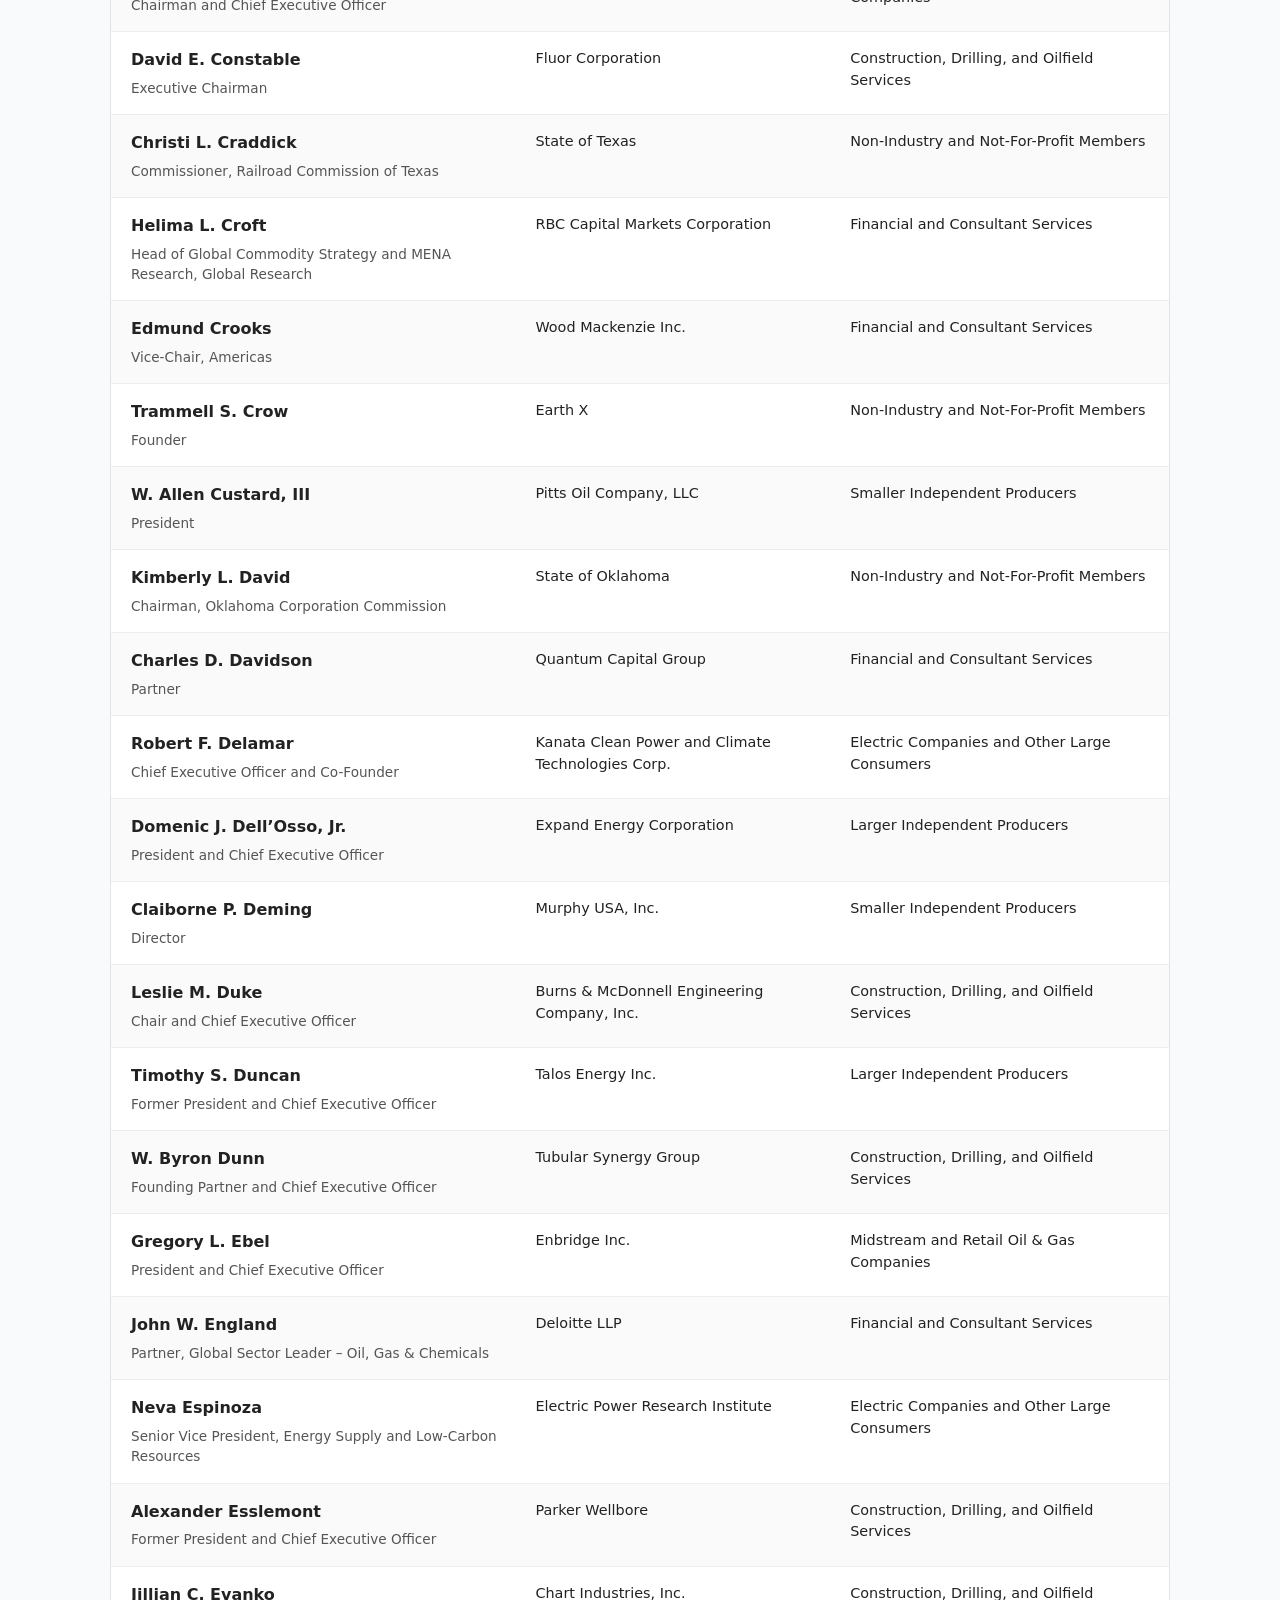
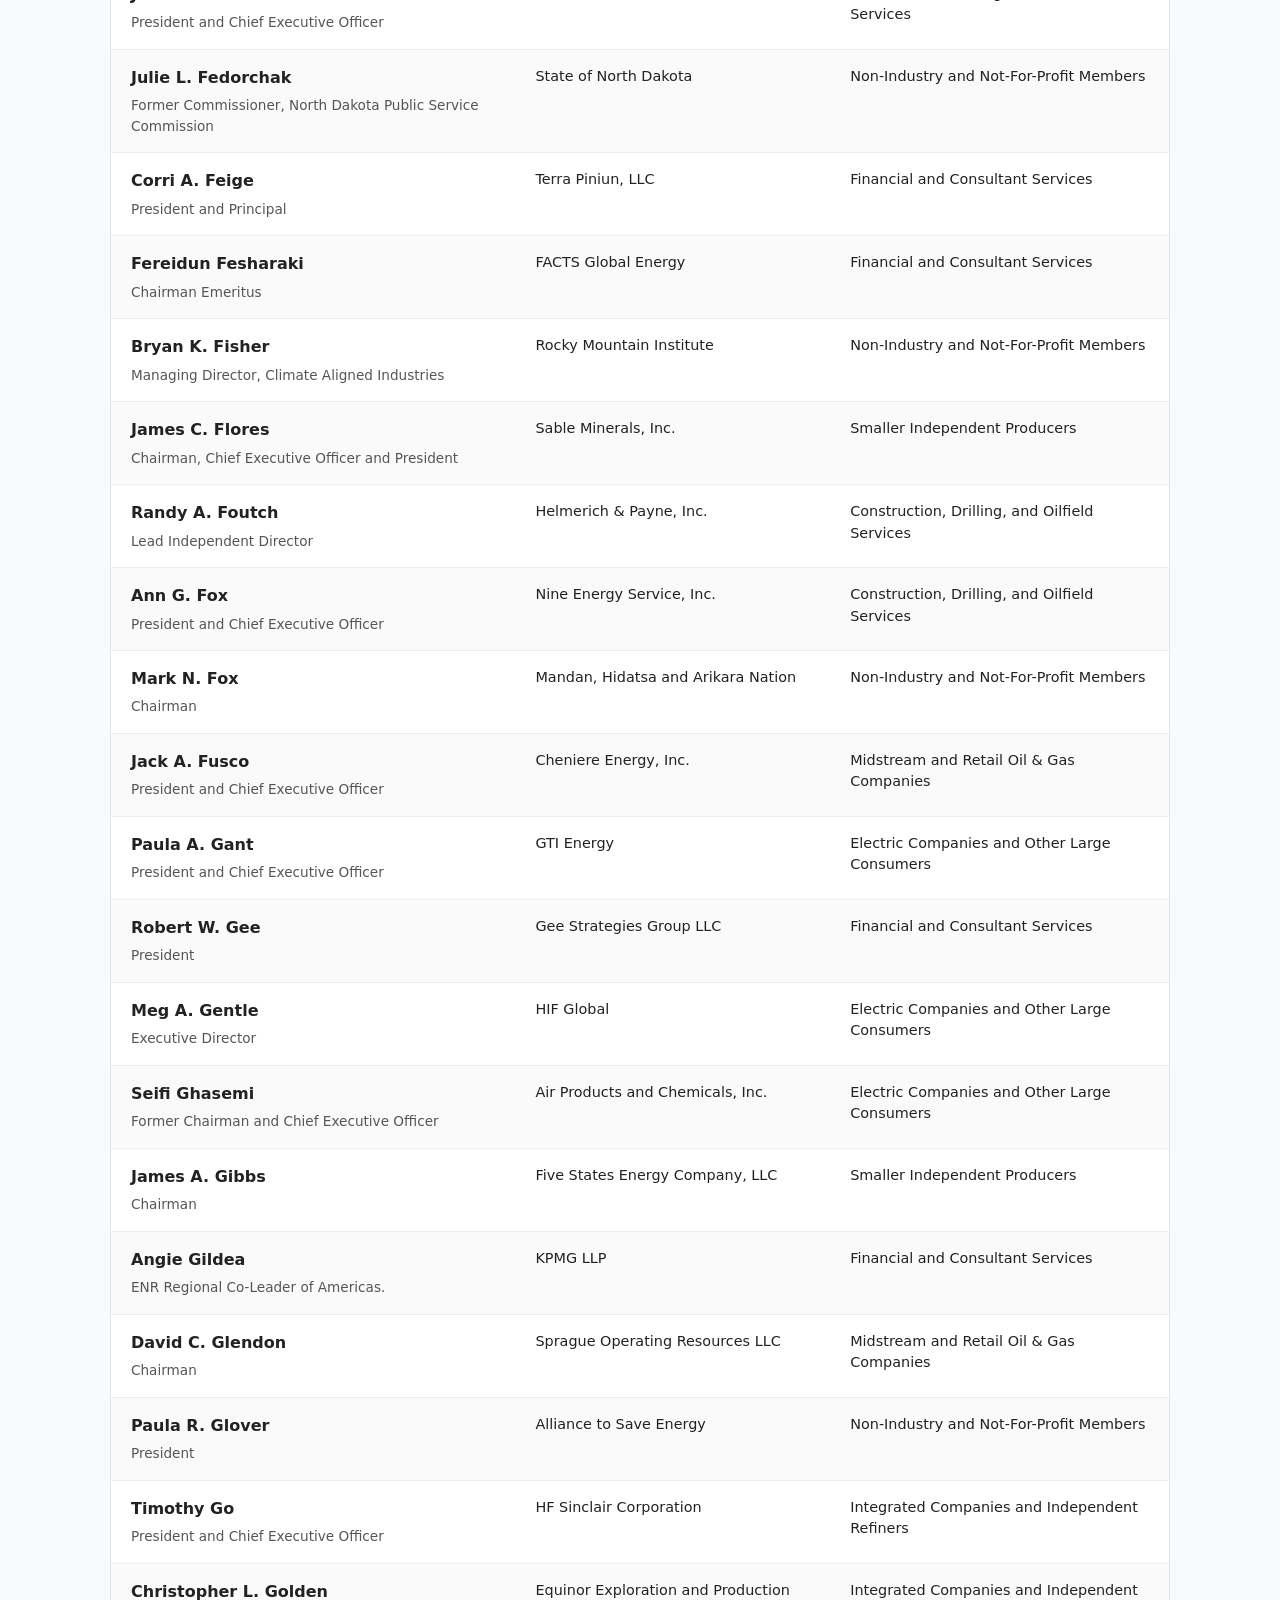
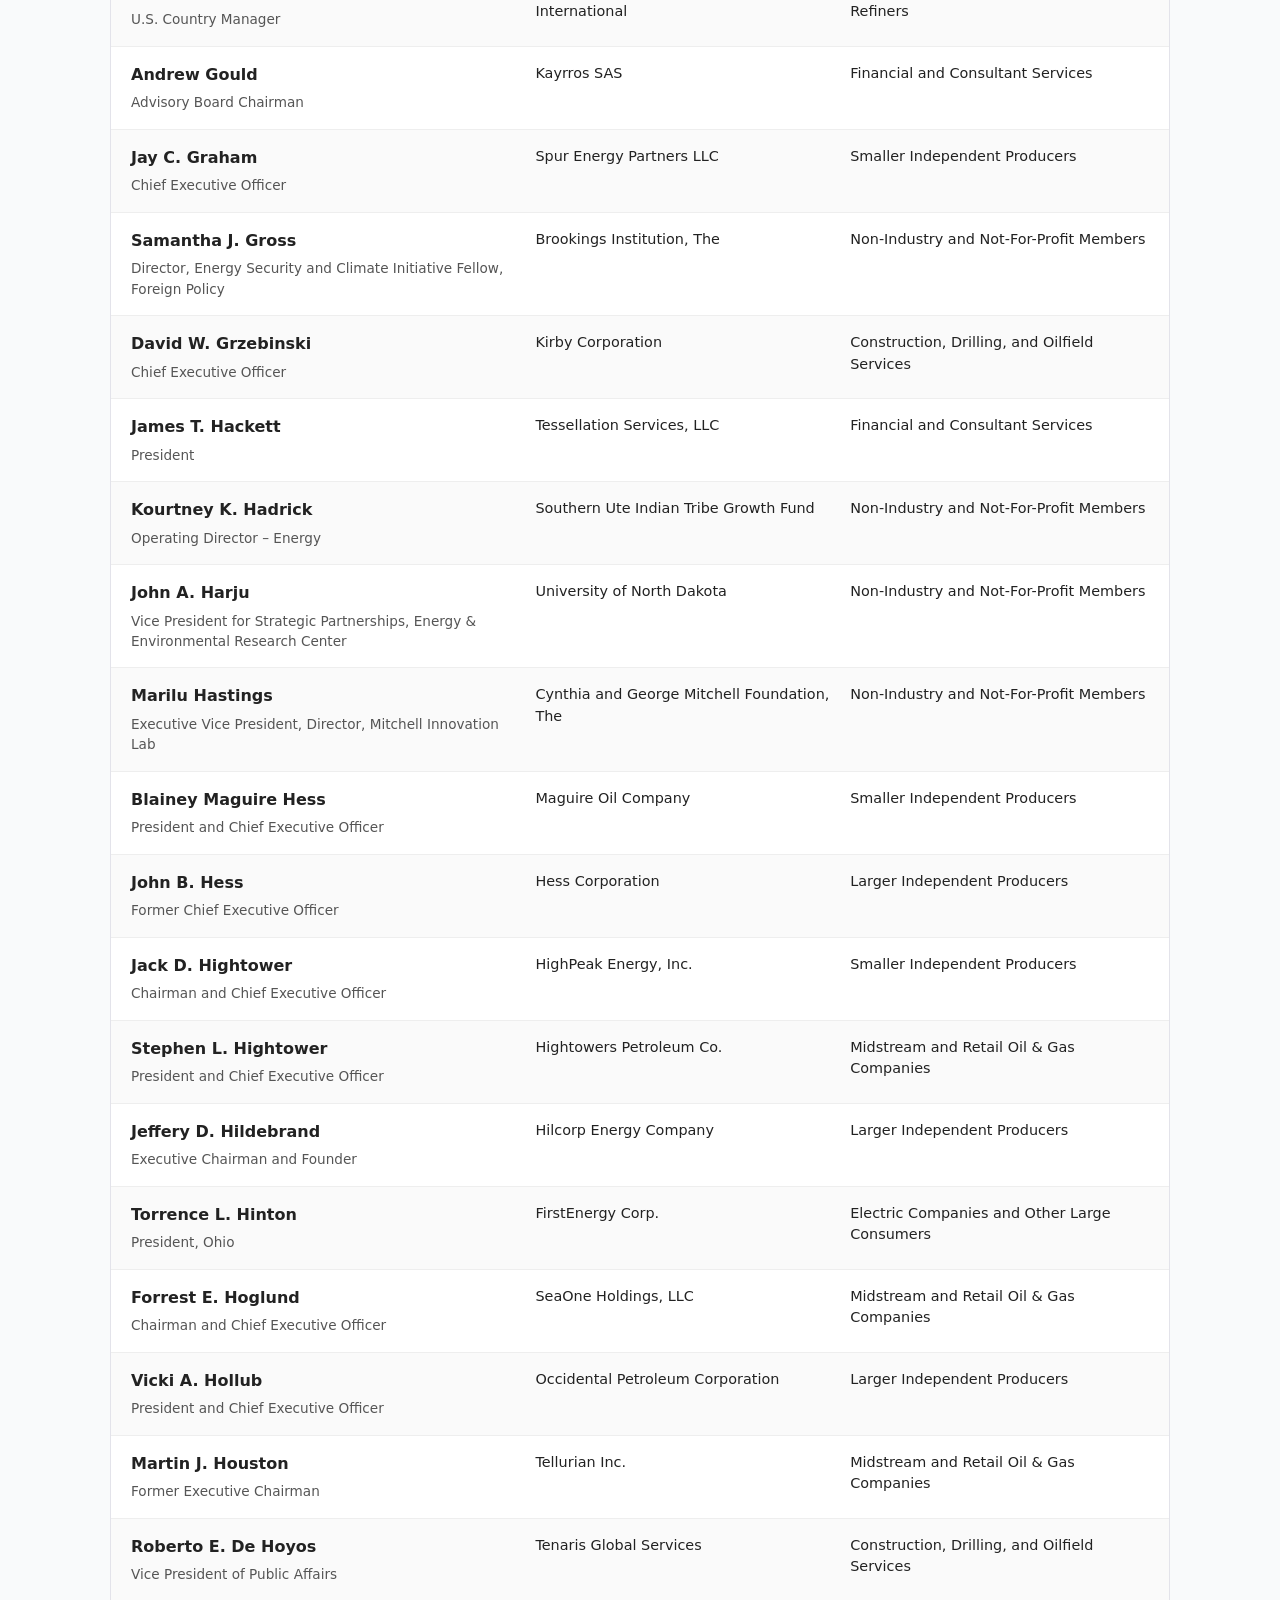
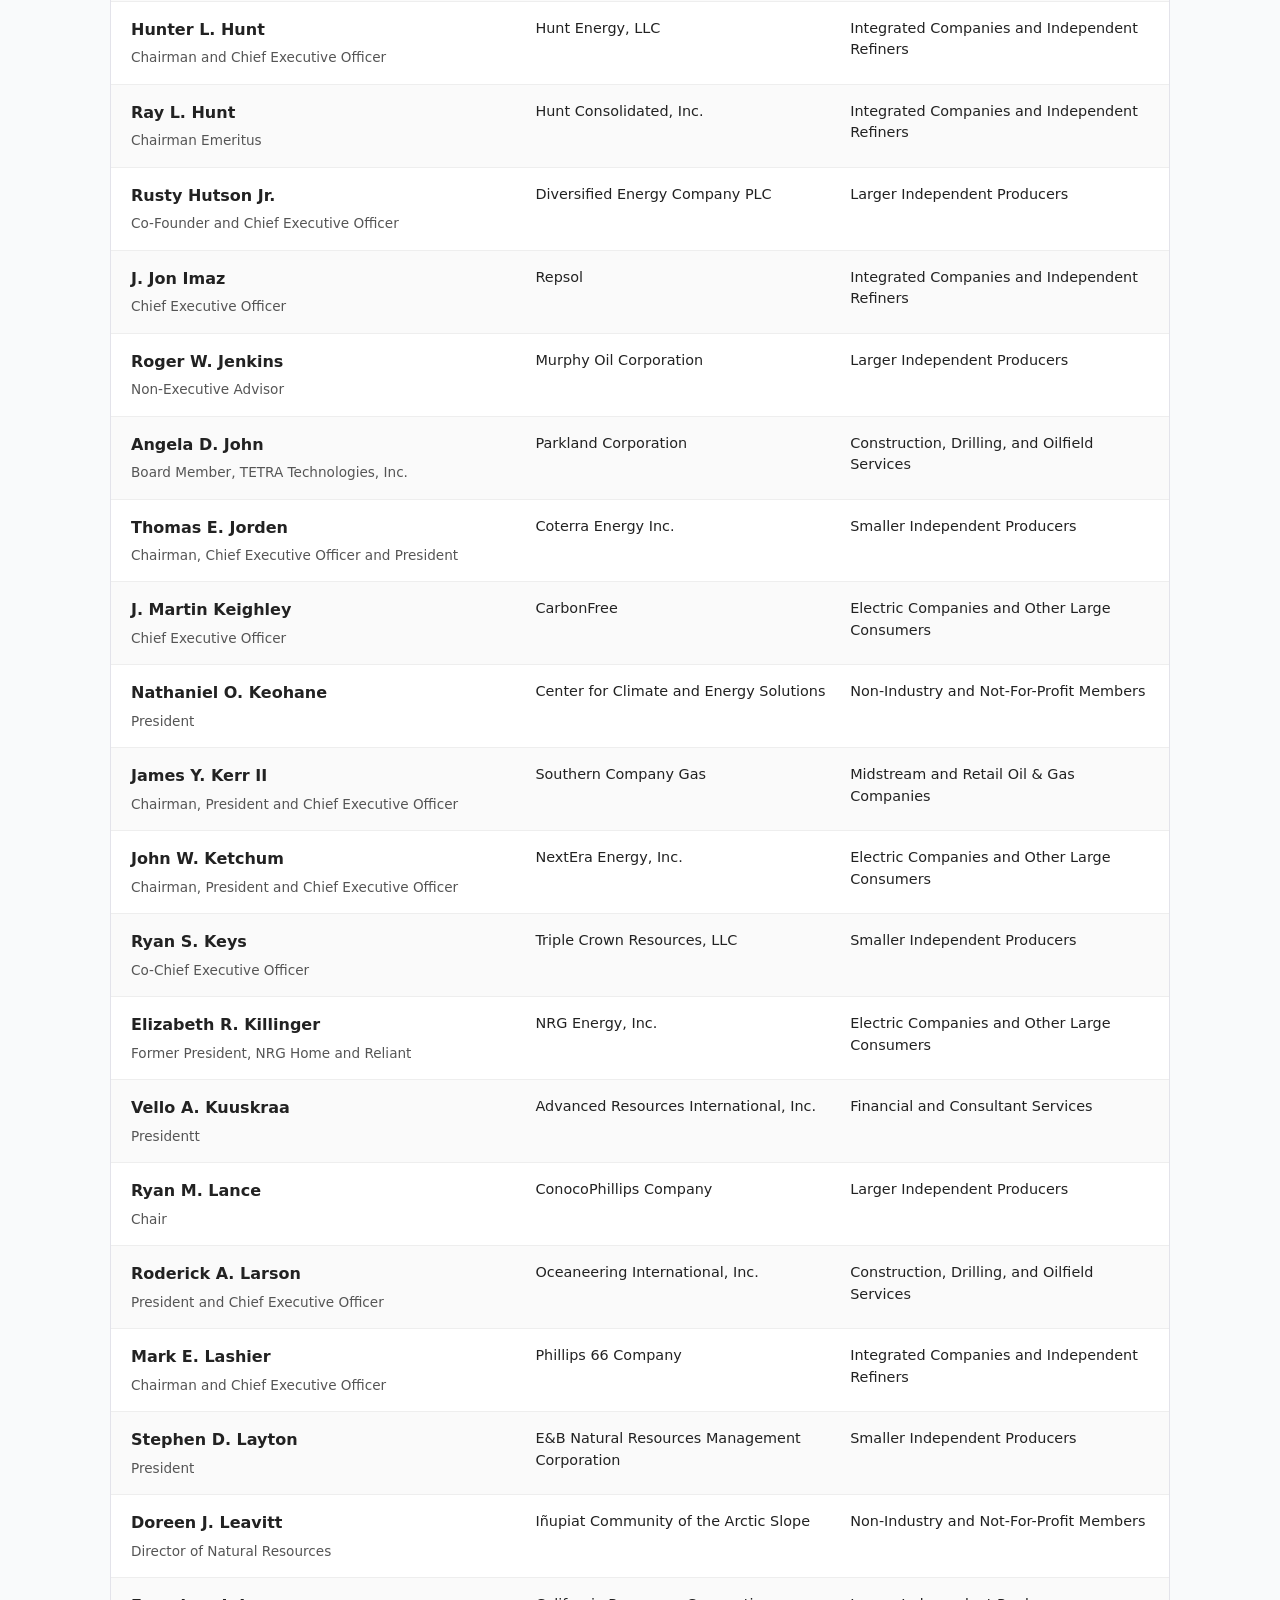
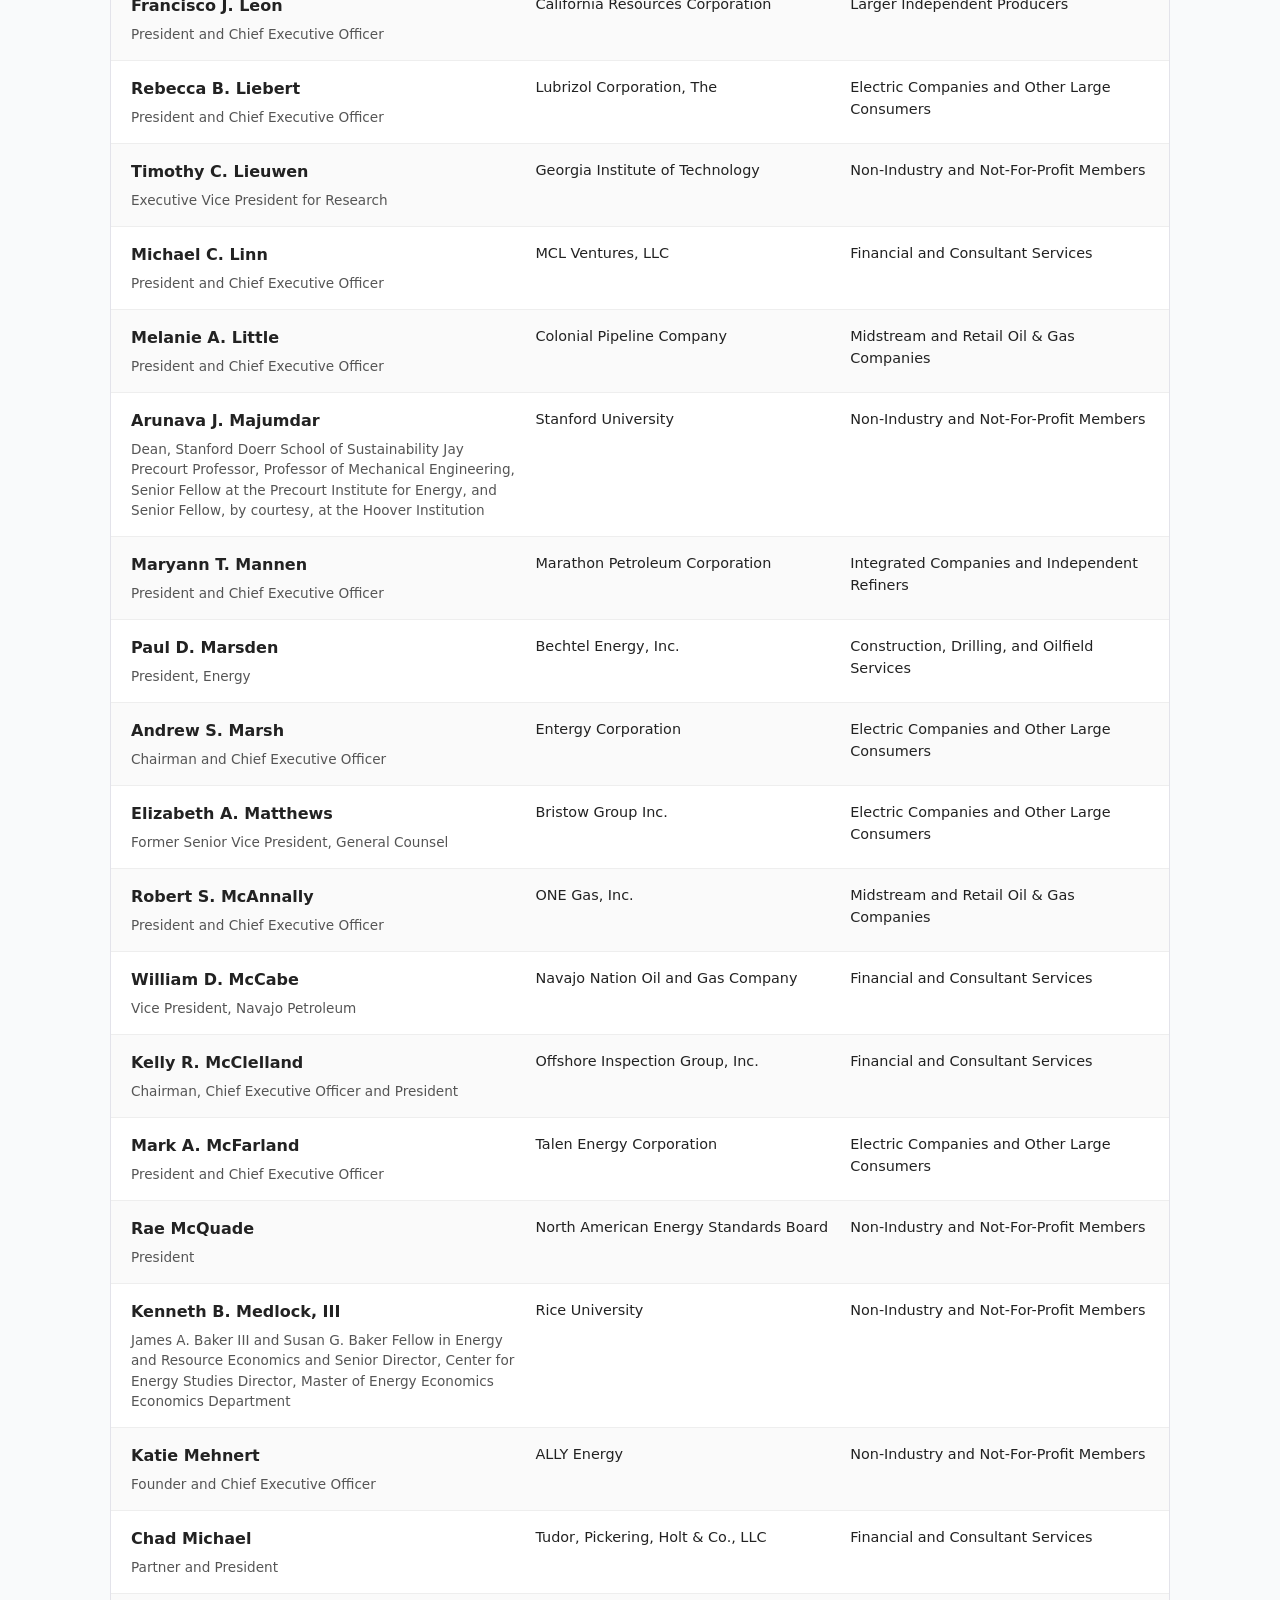
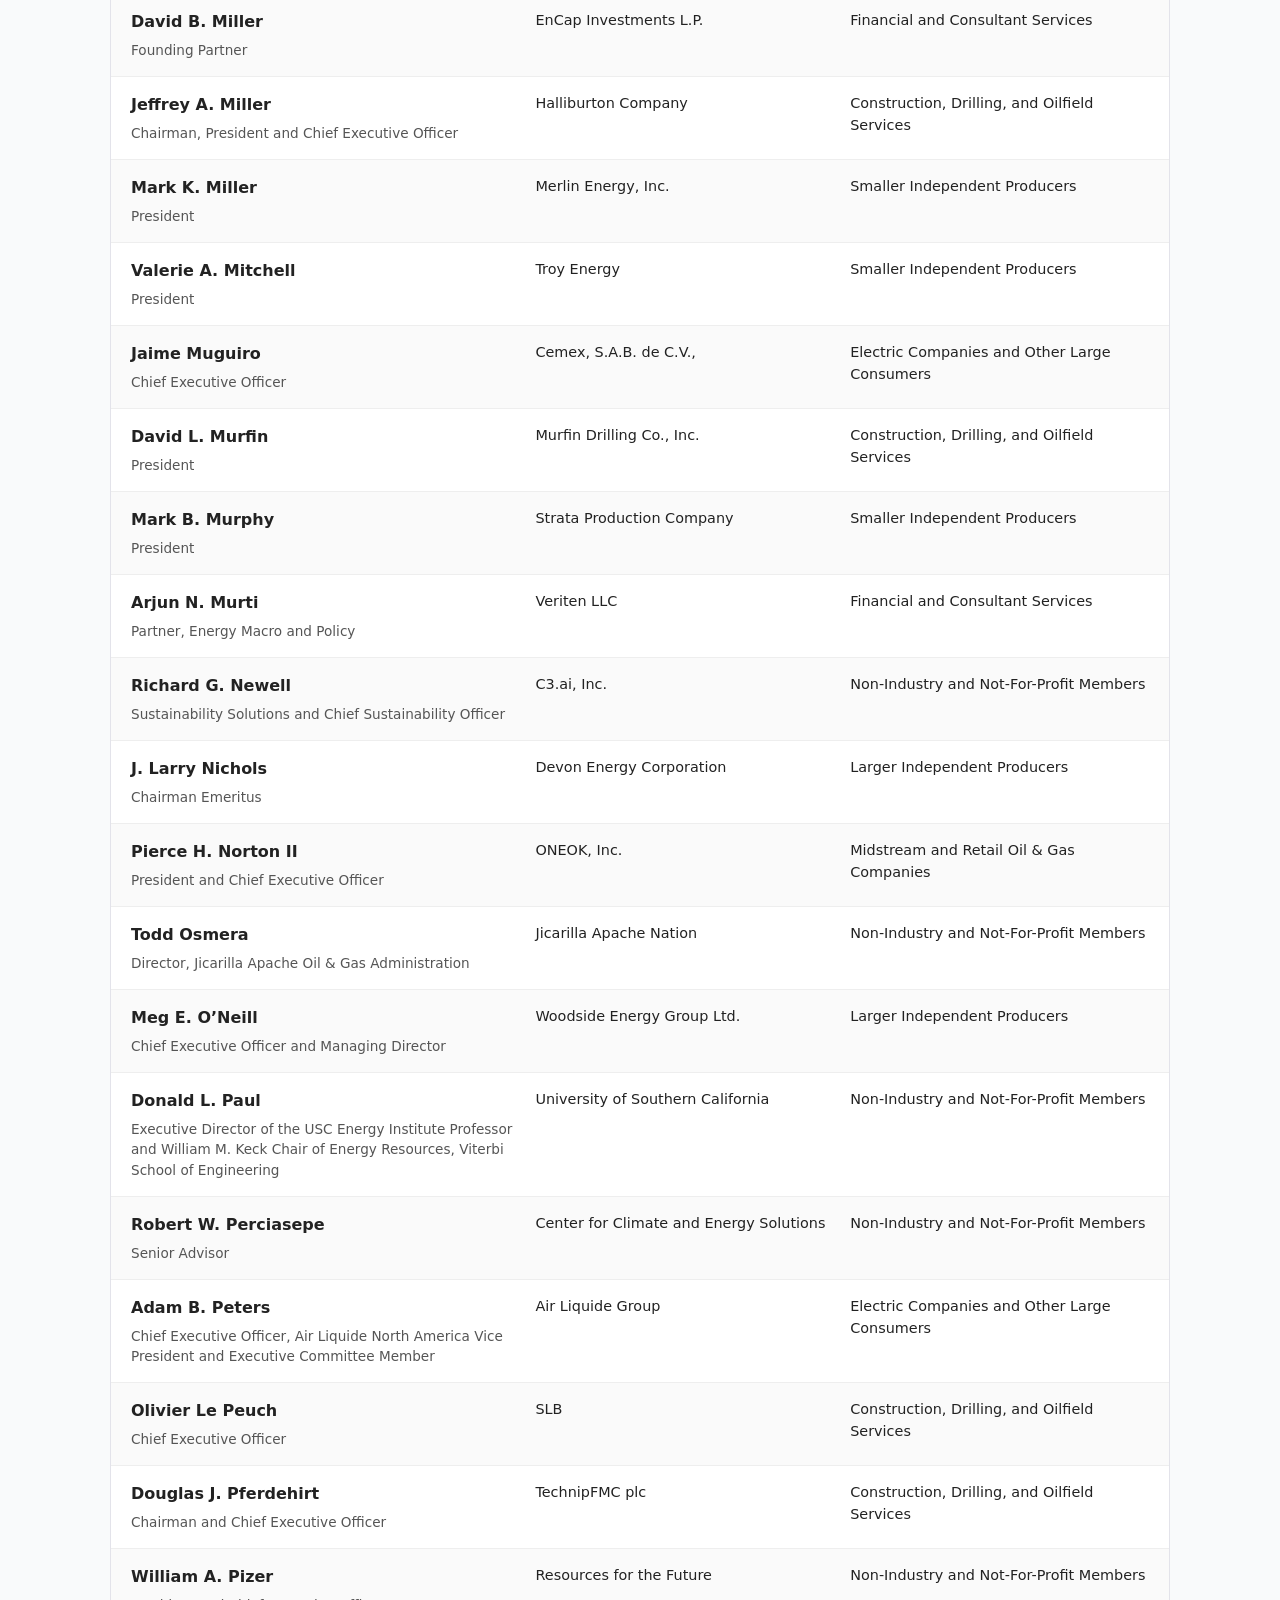
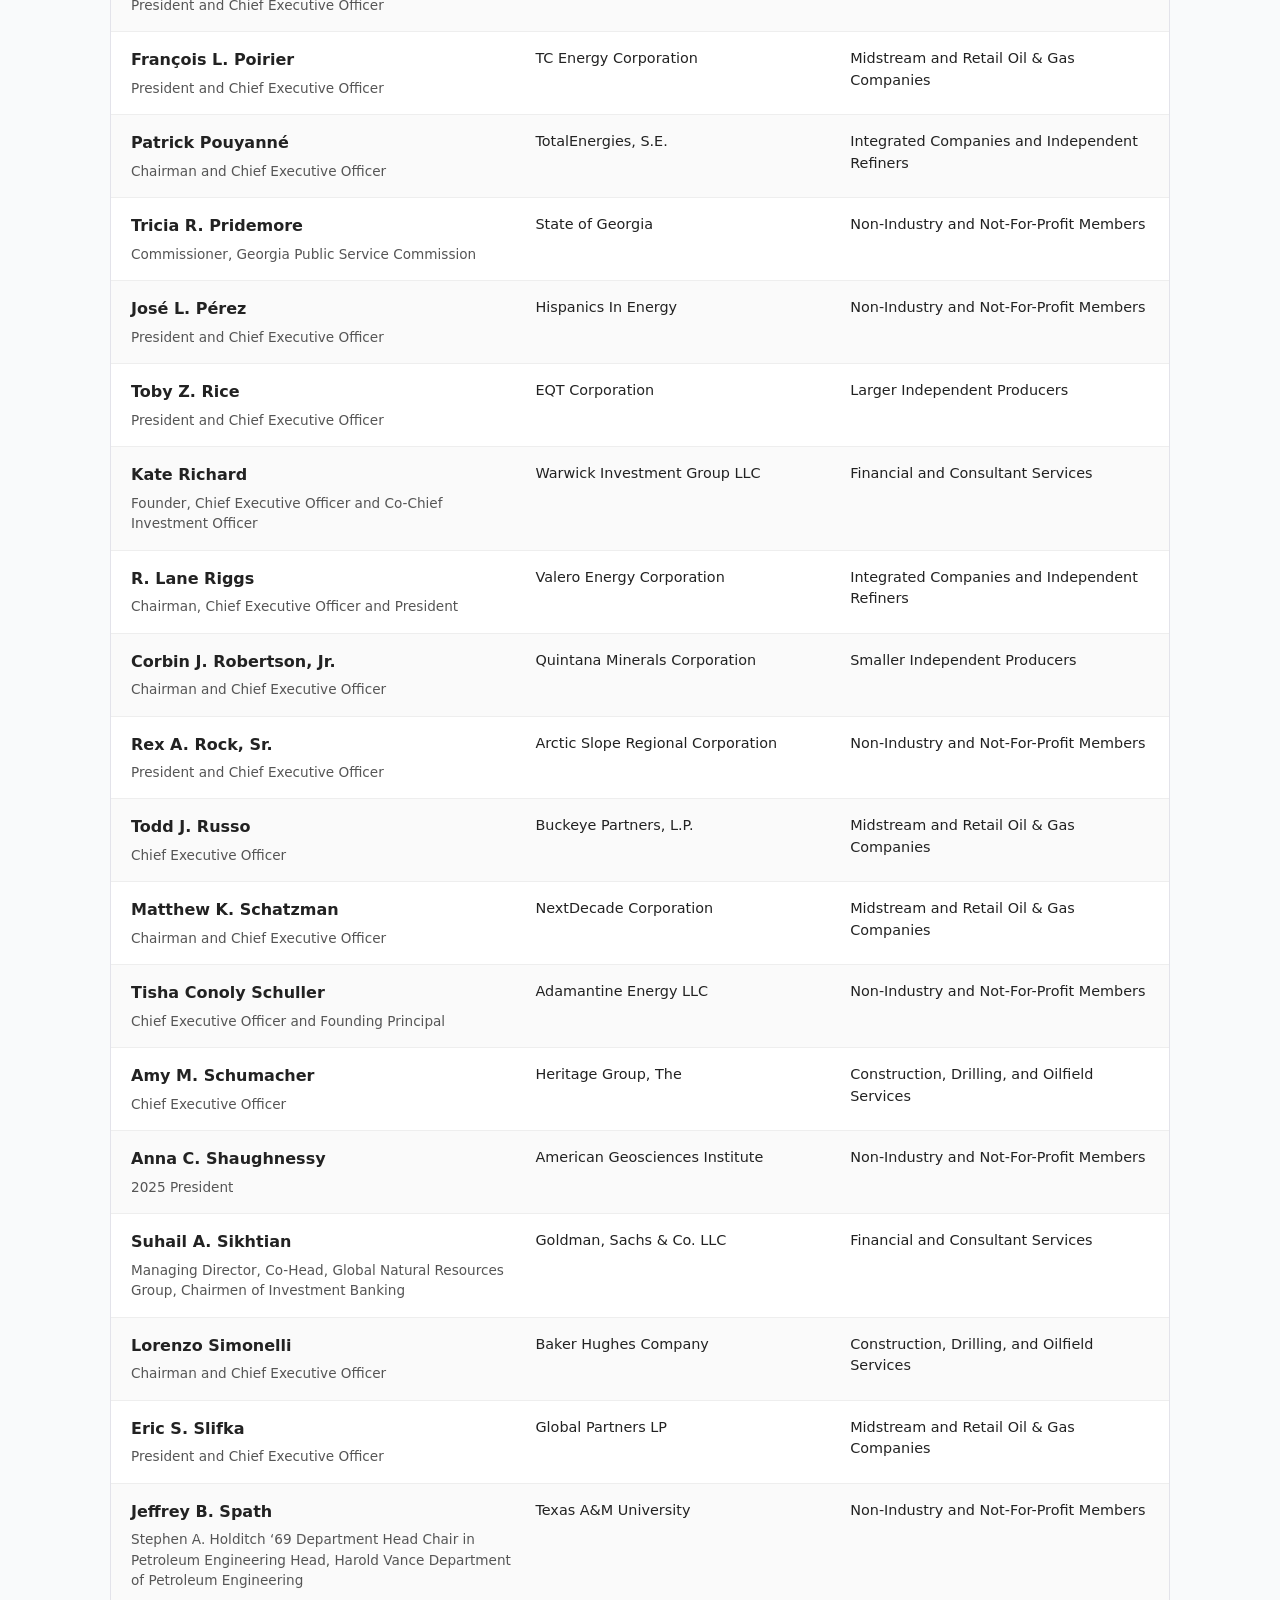
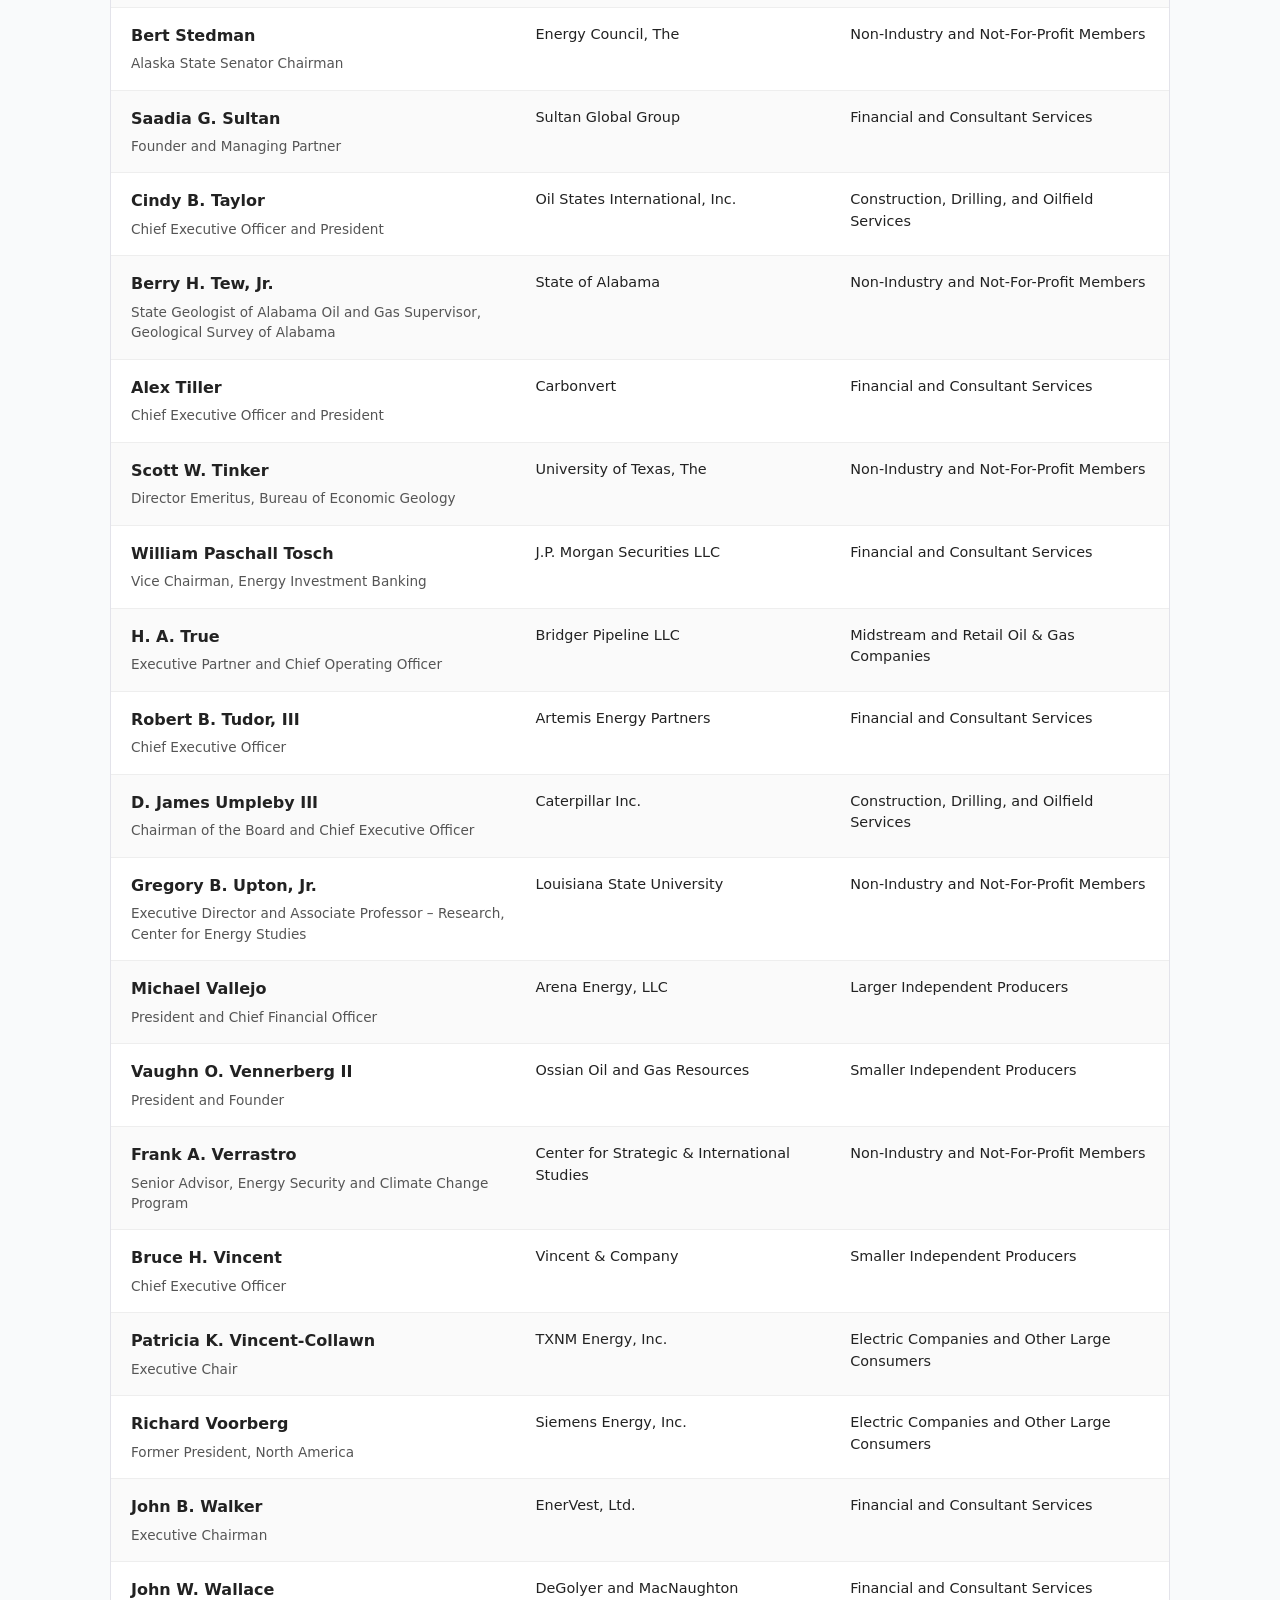
<file: members.html>
<!DOCTYPE html>
<html lang="en">
<head>
  <!-- =========================
       BASIC DOCUMENT METADATA
       ========================= -->
  <meta charset="UTF-8" />
  <meta http-equiv="X-UA-Compatible" content="IE=edge" />

  <!-- =========================
       PAGE TITLE (UNIQUE)
       ========================= -->
  <title>NPC Members – National Petroleum Council</title>

  <!-- =========================
       VIEWPORT / RESPONSIVE
       ========================= -->
  <meta name="viewport" content="width=device-width, initial-scale=1" />

  <!-- =========================
       CORE SEO META TAGS
       ========================= -->
  <meta name="description"
        content="Directory of National Petroleum Council members, including names, titles, organizations, and membership categories." />
  <meta name="robots" content="index, follow" />
  <!-- Adjust if the final public URL is different -->
  <link rel="canonical" href="https://www.npc.org/members.html" />

  <!-- =========================
       OPEN GRAPH / SOCIAL SHARING
       ========================= -->
  <meta property="og:type" content="website" />
  <meta property="og:title" content="NPC Members – National Petroleum Council" />
  <meta property="og:description"
        content="View the current National Petroleum Council membership directory by name, organization, and category." />
  <meta property="og:url" content="https://www.npc.org/members.html" />
  <!-- Optional: add an OG image if you have one -->
  <!-- <meta property="og:image" content="https://www.npc.org/images/og-members.png" /> -->
  <!-- <meta property="og:image:alt" content="National Petroleum Council membership directory" /> -->

  <!-- =========================
       THEME / COLOR SCHEME
       ========================= -->
  <meta name="theme-color" media="(prefers-color-scheme: light)" content="#3c4d97">
  <meta name="theme-color" media="(prefers-color-scheme: dark)" content="#0b1020">
  <meta name="color-scheme" content="light dark">
  <meta name="referrer" content="strict-origin-when-cross-origin">

  <!-- =========================
       STRUCTURED DATA
       TYPE: WebPage (Membership Directory)
       ========================= -->
  <script type="application/ld+json">
  {
    "@context": "https://schema.org",
    "@type": "WebPage",
    "name": "Council Membership Directory",
    "description": "Directory of National Petroleum Council members, including names, titles, organizations, and membership categories.",
    "url": "https://www.npc.org/members.html",
    "isPartOf": {
      "@type": "WebSite",
      "name": "National Petroleum Council",
      "url": "https://www.npc.org/"
    },
    "about": {
      "@type": "GovernmentOrganization",
      "name": "National Petroleum Council",
      "url": "https://www.npc.org/"
    }
  }
  </script>

  <!-- =========================
       SITE STYLES
       ========================= -->
  <link rel="stylesheet" href="style.css" />

  <!-- =========================
       GOOGLE ANALYTICS (GA4) – NEW ID
       ========================= -->
  <script async src="https://www.googletagmanager.com/gtag/js?id=G-93EXH3XJ1R"></script>
  <script>
    window.dataLayer = window.dataLayer || [];
    function gtag(){dataLayer.push(arguments);}
    gtag('js', new Date());
    gtag('config', 'G-93EXH3XJ1R');
  </script>
</head>
<body id="top">

  <!-- =========================
       HEADER + NAV
       ========================= -->
  <header class="site-header">
    <div class="container">
      <div class="top-bar">
        <a href="index.html" class="logo-wrap">
          <div class="logo-circle">NPC</div>
          <div class="logo-text">The National Petroleum Council</div>
        </a>

        <nav aria-label="Main navigation">
          <ul>
            <li><a href="index.html">Home</a></li>
            <li><a href="about.html">About NPC</a></li>
            <li><a href="members.html" aria-current="page">Members</a></li>
            <li><a href="reports.html">Reports</a></li>
          </ul>
        </nav>

        <div class="social-links">
          <a
            href="https://www.linkedin.com/company/national-petroleum-council/"
            class="social-link"
            target="_blank"
            rel="noopener noreferrer"
            aria-label="LinkedIn"
          >
            in
          </a>
          <a
            href="https://www.youtube.com/@NationalPetroleumCouncil"
            class="social-link social-link--yt"
            target="_blank"
            rel="noopener noreferrer"
            aria-label="YouTube"
          >
            ▶
          </a>
        </div>
      </div>
    </div>
  </header>

  <!-- =========================
       ANNOUNCEMENT BAR
       ========================= -->
  <div class="announcement-bar">
    <a href="https://www.youtube.com/watch?v=ondgR7b0pbw" target="_blank" rel="noopener noreferrer">
      Click here to watch the 135th NPC Meeting of the National Petroleum Council.
    </a>
  </div>

  <!-- =========================
       PAGE HERO / TITLE BAND
       ========================= -->
  <section class="hero">
    <div class="container">
      <div class="hero-inner">
        <div class="hero-left">
          <h1>Council Membership Directory</h1>
          <h2>This directory lists current members of the National Petroleum Council</h2>
        </div>
      </div>
    </div>
  </section>

  <!-- =========================
       MAIN CONTENT
       ========================= -->
  <main>
    <section class="members-directory-section">
      <div class="container">

        <!-- Intro area (empty for now, can add copy later) -->
        <header class="members-header">
          <!-- Optional intro text or summary about membership -->
        </header>

        <!-- =========================
             FILTERS / SEARCH CONTROLS
             ========================= -->
        <div class="members-controls">
          <div class="filter-search">
            <label for="memberSearch">Search</label>
            <input
              type="search"
              id="memberSearch"
              placeholder="Search by name, organization, or title..."
            />
          </div>

          <div class="filter">
            <label for="categoryFilter">Category</label>
            <select id="categoryFilter">
              <option value="">All categories</option>
            </select>
          </div>
        </div>

        <!-- =========================
             MEMBERS DIRECTORY "TABLE"
             (JS POPULATES #membersTableBody)
             ========================= -->
        <div class="members-table">
          <div class="members-table-header">
            <div>Name &amp; Title</div>
            <div>Organization</div>
            <div>Category</div>
          </div>

          <div id="membersTableBody"></div>
        </div>

      </div>
    </section>
  </main>

  <!-- =========================
       FOOTER
       ========================= -->
  <footer>
    <div class="container">
      <div class="footer-inner">
        <div>
          &copy; <span id="year"></span>
          <a href="https://www.npc.org" target="_blank" rel="noopener">
            National Petroleum Council
          </a>
        </div>
        <div class="footer-links">
          <a href="contact.html">Contact</a>
          <a href="privacy.html">Privacy</a>
          <a href="terms.html">Terms of Service</a>
        </div>
      </div>
    </div>

    <script>
      document.getElementById("year").textContent = new Date().getFullYear();
    </script>

    <!-- Members app (populates directory from data/JSON) -->
    <script src="assets/members.js"></script>
  </footer>

</body>
</html>
</file>
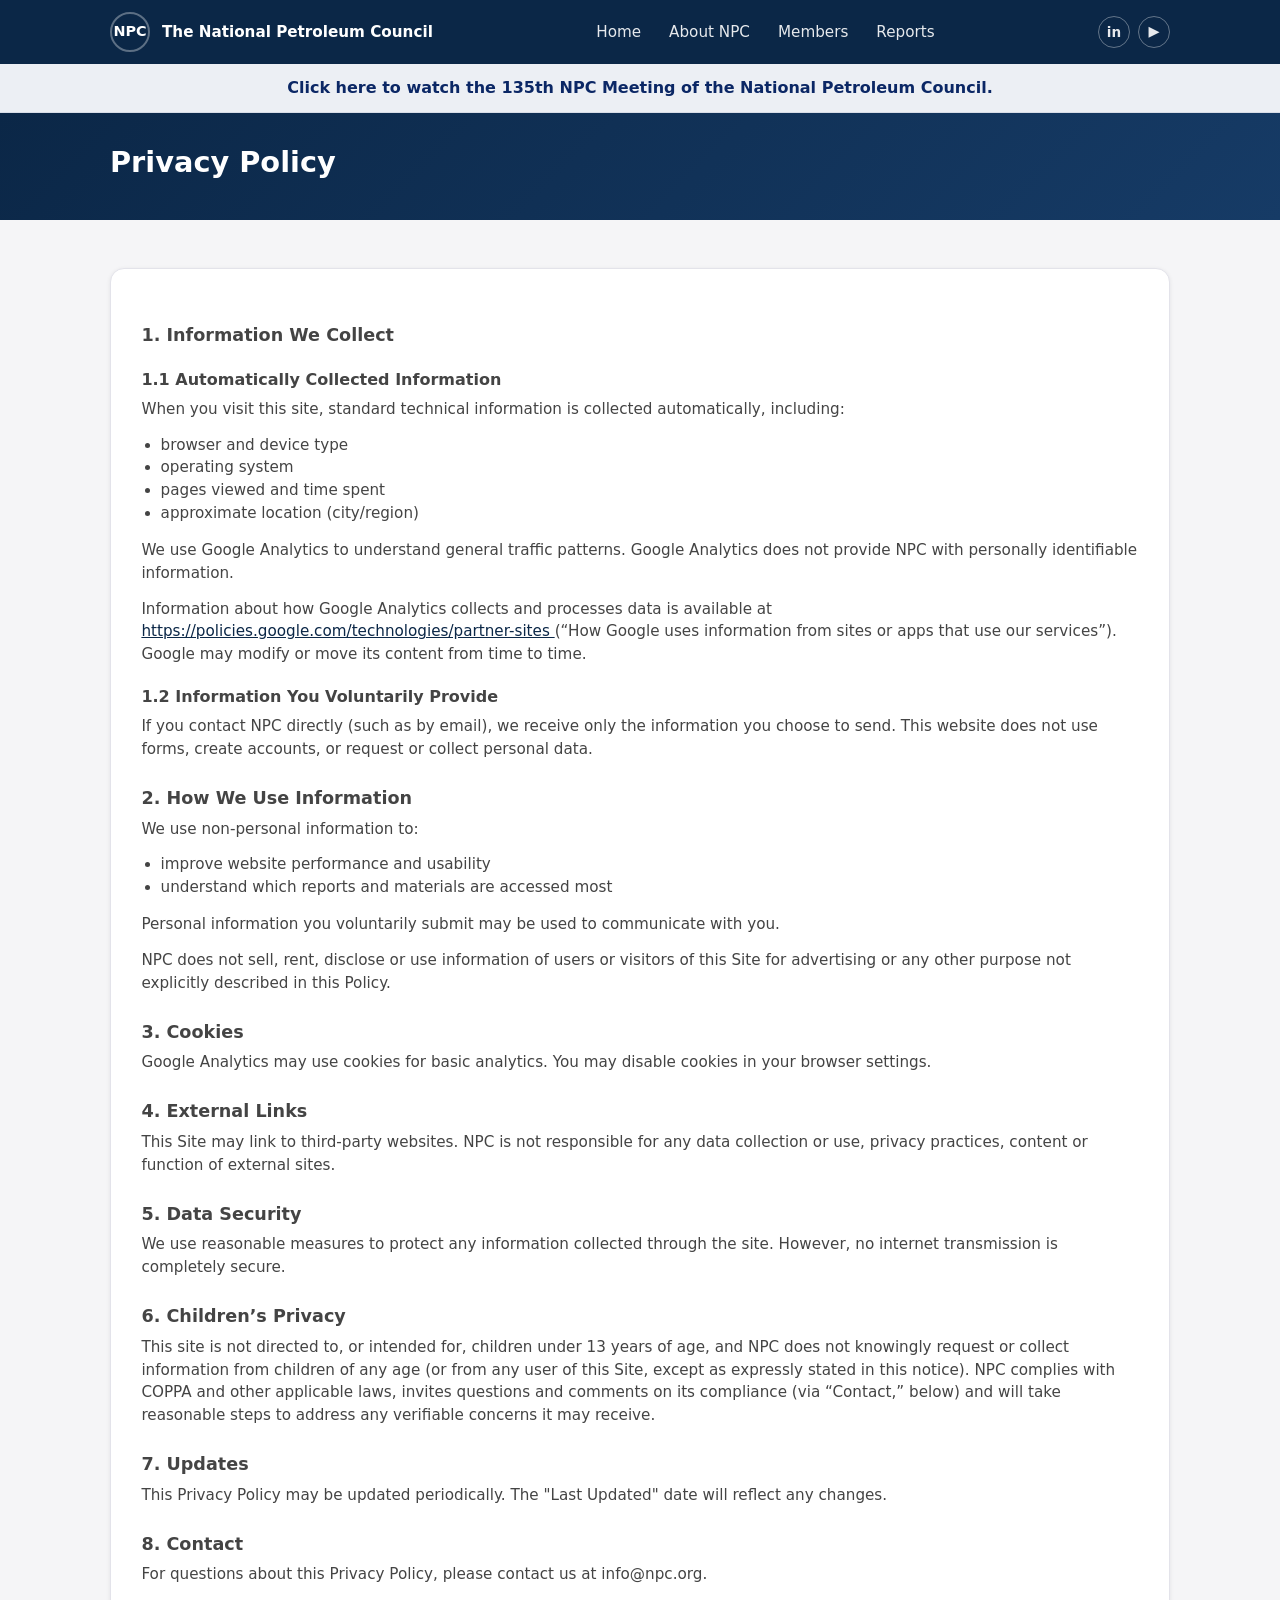
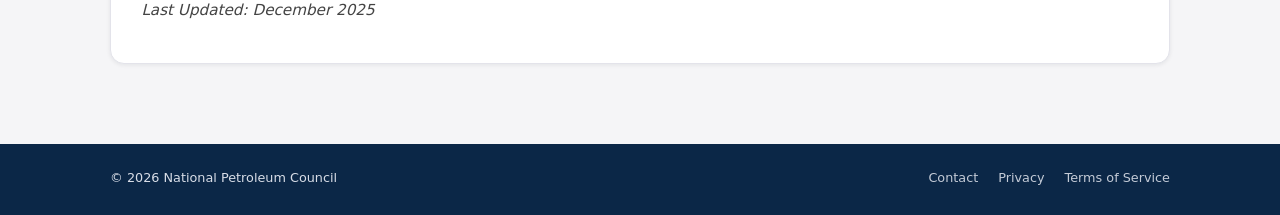
<file: privacy.html>
<!DOCTYPE html>
<html lang="en">
  <head>
    <meta charset="UTF-8" />
    <title>Privacy Policy – National Petroleum Council</title>
    <meta name="viewport" content="width=device-width, initial-scale=1" />
    <!-- SEO -->
    <meta name="description" content="Privacy Policy for the National Petroleum Council website and online publications." />
    <link rel="canonical" href="https://example.com/privacy.html" />
    <!-- Open Graph -->
    <meta property="og:title" content="Privacy Policy – National Petroleum Council" />
    <meta property="og:description" content="Information about how the National Petroleum Council collects and uses data on this website." />
    <meta property="og:type" content="website" />
    <meta property="og:url" content="https://example.com/privacy.html" />
    <link rel="stylesheet" href="style.css" />
    <!-- Google Analytics -->
    <script async src="https://www.googletagmanager.com/gtag/js?id=G-VQT9SZFT8C"></script>
    <script>
      window.dataLayer = window.dataLayer || [];

      function gtag() {
        dataLayer.push(arguments);
      }
      gtag('js', new Date());
      gtag('config', 'G-VQT9SZFT8C');
    </script>
  </head>
  <body>
    <!-- ===== Header / Announcement (shared) ===== -->
    <header class="site-header">
      <div class="container">
        <div class="top-bar">
          <a href="index.html" class="logo-wrap" data-ga-track="true" data-ga-category="nav" data-ga-label="Logo">
            <div class="logo-circle">NPC</div>
            <div class="logo-text">The National Petroleum Council</div>
          </a>
          <nav aria-label="Main navigation">
            <ul>
              <li>
                <a href="index.html" data-ga-track="true" data-ga-category="nav" data-ga-label="Home">Home</a>
              </li>
              <li>
                <a href="about.html" data-ga-track="true" data-ga-category="nav" data-ga-label="About">About NPC</a>
              </li>
              <li>
                <a href="members.html" data-ga-track="true" data-ga-category="nav" data-ga-label="Members">Members</a>
              </li>
              <li>
                <a href="reports.html" data-ga-track="true" data-ga-category="nav" data-ga-label="Reports">Reports</a>
              </li>
            </ul>
          </nav>
          <div class="social-links">
            <a href="https://www.linkedin.com/company/national-petroleum-council/" class="social-link" target="_blank" rel="noopener noreferrer" aria-label="LinkedIn" data-ga-track="true" data-ga-category="social" data-ga-label="LinkedIn">in</a>
            <a href="https://www.youtube.com/@NationalPetroleumCouncil" class="social-link social-link--yt" target="_blank" rel="noopener noreferrer" aria-label="YouTube" data-ga-track="true" data-ga-category="social" data-ga-label="YouTube">▶</a>
          </div>
        </div>
      </div>
    </header>
    <!-- ===== Announcement Bar ===== -->
    <div class="announcement-bar">
      <a href="https://www.youtube.com/watch?v=ondgR7b0pbw" target="_blank" rel="noopener noreferrer" data-ga-track="true" data-ga-category="announcement" data-ga-label="135th Meeting Live Stream">

Click here to watch the 135th NPC Meeting of the National Petroleum Council.

</a>
    </div>
    <!-- ===== Page Title ===== -->
    <section class="hero hero--small">
      <div class="container">
        <div class="hero-inner">
          <div class="hero-left">
            <h1>Privacy Policy</h1>
          </div>
        </div>
      </div>
    </section>
    <!-- ===== Main Content ===== -->
  <main>
    <section class="legal-section">
      <div class="container">

        <article class="legal-content">
          <h2>1. Information We Collect</h2>

          <h3>1.1 Automatically Collected Information</h3>
          <p>
            When you visit this site, standard technical information is collected automatically, including:
          </p>
          <ul>
            <li>browser and device type</li>
            <li>operating system</li>
            <li>pages viewed and time spent</li>
            <li>approximate location (city/region)</li>
          </ul>
          <p>
            We use Google Analytics to understand general traffic patterns. Google Analytics does not provide NPC
            with personally identifiable information.
          </p>
          <p>
            Information about how Google Analytics collects and processes data is available at
            <a href="https://policies.google.com/technologies/partner-sites" target="_blank" rel="noopener">
              https://policies.google.com/technologies/partner-sites
            </a>
            (“How Google uses information from sites or apps that use our services”). Google may modify or move its
            content from time to time.
          </p>

          <h3>1.2 Information You Voluntarily Provide</h3>
          <p>
            If you contact NPC directly (such as by email), we receive only the information you choose to send.
            This website does not use forms, create accounts, or request or collect personal data.
          </p>

          <h2>2. How We Use Information</h2>
          <p>We use non-personal information to:</p>
          <ul>
            <li>improve website performance and usability</li>
            <li>understand which reports and materials are accessed most</li>
          </ul>
          <p>
            Personal information you voluntarily submit may be used to communicate with you.
          </p>
          <p>
            NPC does not sell, rent, disclose or use information of users or visitors of this Site for advertising
            or any other purpose not explicitly described in this Policy.
          </p>

          <h2>3. Cookies</h2>
          <p>
            Google Analytics may use cookies for basic analytics. You may disable cookies in your browser settings.
          </p>

          <h2>4. External Links</h2>
          <p>
            This Site may link to third-party websites. NPC is not responsible for any data collection or use,
            privacy practices, content or function of external sites.
          </p>

          <h2>5. Data Security</h2>
          <p>
            We use reasonable measures to protect any information collected through the site. However, no internet
            transmission is completely secure.
          </p>

          <h2>6. Children’s Privacy</h2>
          <p>
            This site is not directed to, or intended for, children under 13 years of age, and NPC does not knowingly
            request or collect information from children of any age (or from any user of this Site, except as expressly
            stated in this notice). NPC complies with COPPA and other applicable laws, invites questions and comments
            on its compliance (via “Contact,” below) and will take reasonable steps to address any verifiable concerns
            it may receive.
          </p>

          <h2>7. Updates</h2>
          <p>
            This Privacy Policy may be updated periodically. The "Last Updated" date will reflect any changes.
          </p>

          <h2>8. Contact</h2>
          <p>
            For questions about this Privacy Policy, please contact us at info@npc.org.
          </p>

          <p><em>Last Updated: December 2025</em></p>
        </article>

      </div>
    </section>
  </main>

    <!-- ===== Footer (shared) ===== -->
    <footer>
      <div class="container">
        <div class="footer-inner">
          <div> &copy; <span id="year"></span>
            <a href="https://www.npc.org" target="_blank" rel="noopener" data-ga-track="true" data-ga-category="footer" data-ga-label="NPC Website"> National Petroleum Council </a>
          </div>
          <div class="footer-links">
            <a href="contact.html" data-ga-track="true" data-ga-category="footer" data-ga-label="Contact">Contact</a>
            <a href="privacy.html" data-ga-track="true" data-ga-category="footer" data-ga-label="Privacy Policy">Privacy</a>
            <a href="terms.html" data-ga-track="true" data-ga-category="footer" data-ga-label="Terms">Terms of Service</a>
          </div>
        </div>
      </div>
      <script>
        document.getElementById("year").textContent = new Date().getFullYear();
      </script>
    </footer>
    <!-- GA4 click tracking -->
    <script>
      document.addEventListener("DOMContentLoaded", function() {
        document.querySelectorAll("a[data-ga-track]").forEach(function(a) {
          a.addEventListener("click", function() {
            if (typeof gtag === "function") {
              gtag("event", "click", {
                event_category: a.dataset.gaCategory || "link",
                event_label: a.dataset.gaLabel || a.href,
                link_url: a.href
              });
            }
          });
        });
      });
    </script>
  </body>
</html>
</file>
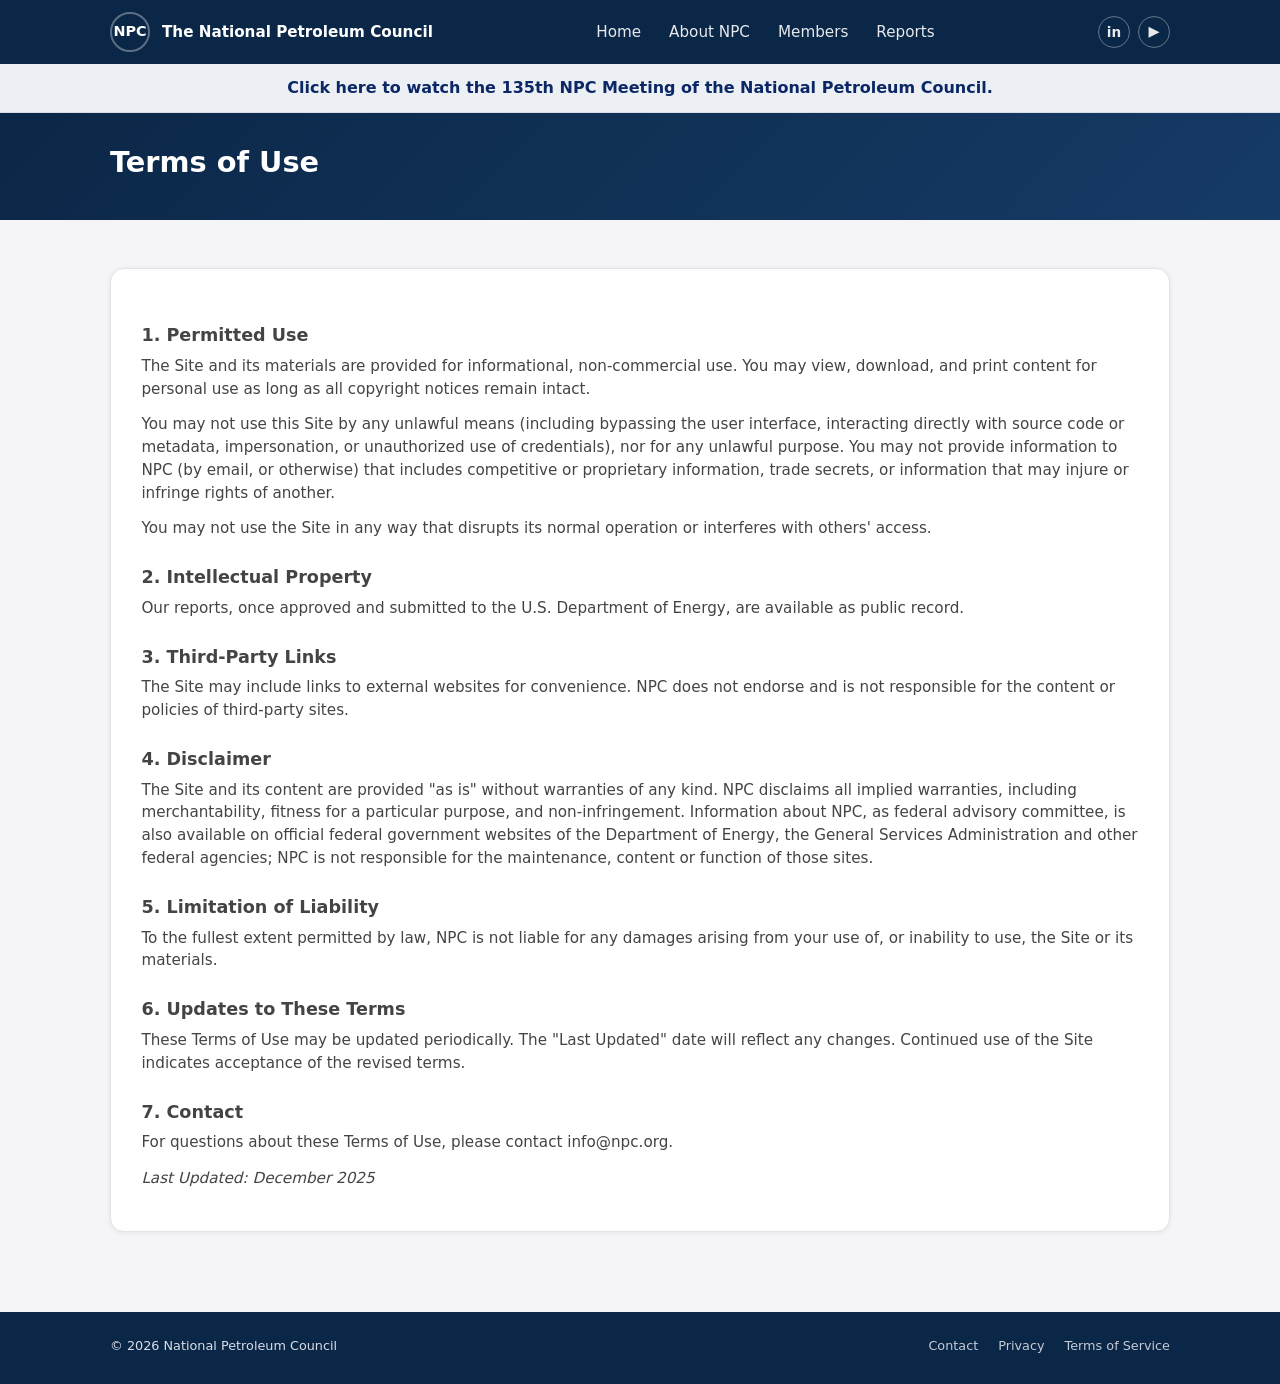
<file: terms.html>
<!DOCTYPE html>
<html lang="en">
<head>
  <meta charset="UTF-8" />
  <title>Terms of Use – National Petroleum Council</title>
  <meta name="viewport" content="width=device-width, initial-scale=1" />

  <!-- SEO -->
  <meta name="description"
        content="Terms of Use for the National Petroleum Council website and publications." />
  <link rel="canonical" href="https://www.npc.org/terms.html" />

  <!-- Open Graph -->
  <meta property="og:title" content="Terms of Use – National Petroleum Council" />
  <meta property="og:description"
        content="Terms that govern the use of the National Petroleum Council website and content." />
  <meta property="og:type" content="website" />
  <meta property="og:url" content="https://www.npc.org/terms.html" />

  <link rel="stylesheet" href="style.css" />

  <!-- Google tag (gtag.js) – NEW ID -->
  <script async src="https://www.googletagmanager.com/gtag/js?id=G-93EXH3XJ1R"></script>
  <script>
    window.dataLayer = window.dataLayer || [];
    function gtag(){dataLayer.push(arguments);}
    gtag('js', new Date());

    gtag('config', 'G-93EXH3XJ1R');
  </script>
</head>

<body>

  <!-- ===== Header / Announcement (shared) ===== -->
  <header class="site-header">
    <div class="container">
      <div class="top-bar">
        <a href="index.html" class="logo-wrap">
          <div class="logo-circle">NPC</div>
          <div class="logo-text">The National Petroleum Council</div>
        </a>

        <nav aria-label="Main navigation">
          <ul>
            <li><a href="index.html">Home</a></li>
            <li><a href="about.html">About NPC</a></li>
            <li><a href="members.html">Members</a></li>
            <li><a href="reports.html">Reports</a></li>
          </ul>
        </nav>

        <div class="social-links">
          <a
            href="https://www.linkedin.com/company/national-petroleum-council/"
            class="social-link"
            target="_blank"
            rel="noopener noreferrer"
            aria-label="LinkedIn"
          >in</a>
          <a
            href="https://www.youtube.com/@NationalPetroleumCouncil"
            class="social-link social-link--yt"
            target="_blank"
            rel="noopener noreferrer"
            aria-label="YouTube"
          >▶</a>
        </div>
      </div>
    </div>
  </header>

  <!-- ===== Announcement Bar ===== -->
  <div class="announcement-bar">
    <a href="https://www.youtube.com/watch?v=ondgR7b0pbw" target="_blank" rel="noopener noreferrer">
Click here to watch the 135th NPC Meeting of the National Petroleum Council.
    </a>
  </div>

  <!-- ===== Page Title ===== -->
  <section class="hero hero--small">
    <div class="container">
      <div class="hero-inner">
        <div class="hero-left">
          <h1>Terms of Use</h1>
        </div>
      </div>
    </div>
  </section>

  <!-- ===== Main Content ===== -->
  <main>
    <section class="legal-section">
      <div class="container">

        <article class="legal-content">
          <h2>1. Permitted Use</h2>
          <p>
            The Site and its materials are provided for informational, non-commercial use. You may view, download, and
            print content for personal use as long as all copyright notices remain intact.
          </p>
          <p>
            You may not use this Site by any unlawful means (including bypassing the user interface, interacting
            directly with source code or metadata, impersonation, or unauthorized use of credentials), nor for any
            unlawful purpose. You may not provide information to NPC (by email, or otherwise) that includes competitive
            or proprietary information, trade secrets, or information that may injure or infringe rights of another.
          </p>
          <p>
            You may not use the Site in any way that disrupts its normal operation or interferes with others' access.
          </p>

          <h2>2. Intellectual Property</h2>
          <p>
            Our reports, once approved and submitted to the U.S. Department of Energy, are available as public record.
          </p>

          <h2>3. Third-Party Links</h2>
          <p>
            The Site may include links to external websites for convenience. NPC does not endorse and is not responsible
            for the content or policies of third-party sites.
          </p>

          <h2>4. Disclaimer</h2>
          <p>
            The Site and its content are provided "as is" without warranties of any kind. NPC disclaims all implied
            warranties, including merchantability, fitness for a particular purpose, and non-infringement. Information
            about NPC, as federal advisory committee, is also available on official federal government websites of the
            Department of Energy, the General Services Administration and other federal agencies; NPC is not responsible
            for the maintenance, content or function of those sites.
          </p>

          <h2>5. Limitation of Liability</h2>
          <p>
            To the fullest extent permitted by law, NPC is not liable for any damages arising from your use of, or
            inability to use, the Site or its materials.
          </p>

          <h2>6. Updates to These Terms</h2>
          <p>
            These Terms of Use may be updated periodically. The "Last Updated" date will reflect any changes. Continued
            use of the Site indicates acceptance of the revised terms.
          </p>

          <h2>7. Contact</h2>
          <p>
            For questions about these Terms of Use, please contact info@npc.org.
          </p>

          <p><em>Last Updated: December 2025</em></p>
        </article>

      </div>
    </section>
  </main>

  <!-- ===== Footer (shared) ===== -->
  <footer>
    <div class="container">
      <div class="footer-inner">
        <div>
          &copy; <span id="year"></span>
          <a href="https://www.npc.org" target="_blank" rel="noopener">
            National Petroleum Council
          </a>
        </div>
        <div class="footer-links">
          <a href="contact.html">Contact</a>
          <a href="privacy.html">Privacy</a>
          <a href="terms.html">Terms of Service</a>
        </div>
      </div>
    </div>

    <script>
      document.getElementById("year").textContent = new Date().getFullYear();
    </script>
  </footer>

  <!-- GA4 click tracking -->
  <script>
    document.addEventListener("DOMContentLoaded", function () {
      document.querySelectorAll("a[data-ga-track]").forEach(function (a) {
        a.addEventListener("click", function () {
          if (typeof gtag === "function") {
            gtag("event", "click", {
              event_category: a.dataset.gaCategory || "link",
              event_label: a.dataset.gaLabel || a.href,
              link_url: a.href
            });
          }
        });
      });
    });
  </script>

</body>
</html>
</file>
<file: style.css>
/* =========================
   Design Tokens
   ========================= */
:root {
  --npc-navy: #0b2747;
  --npc-navy-dark: #041529;
  --npc-gold: #f3b041;
  --npc-blue-light: #e8f0ff;
  --npc-border: #e3e3ea;
  --npc-text: #222222;

  --page-bg: #f5f5f7;
  --card-bg: #ffffff;
}

/* =========================
   Base / Layout
   ========================= */
*,
*::before,
*::after {
  box-sizing: border-box;
}

html,
body {
  height: 100%;
}

body {
  margin: 0;
  font-family: system-ui, -apple-system, BlinkMacSystemFont, "Segoe UI", sans-serif;
  line-height: 1.5;
  color: var(--npc-text);
  background-color: var(--page-bg);

  /* sticky footer layout */
  display: flex;
  flex-direction: column;
}

main {
  flex: 1 0 auto;
}

a {
  color: inherit;
  text-decoration: none;
}

a:focus-visible {
  outline: 2px solid var(--npc-gold);
  outline-offset: 2px;
}

img,
iframe {
  max-width: 100%;
  display: block;
}

.container {
  width: 100%;
  max-width: 1100px;
  margin: 0 auto;
  padding: 0 1.25rem;
}

/* =========================
   Header / Nav
   ========================= */
.site-header {
  background: var(--npc-navy);
  color: #fff;
  position: sticky;
  top: 0;
  z-index: 10;
}

.top-bar {
  display: flex;
  align-items: center;
  justify-content: space-between;
  gap: 1.5rem;
  padding: 0.75rem 0;
}

.logo-wrap {
  display: flex;
  align-items: center;
  gap: 0.75rem;
  white-space: nowrap;
}

.logo-circle {
  width: 40px;
  height: 40px;
  border-radius: 50%;
  border: 2px solid #ffffff55;
  display: flex;
  align-items: center;
  justify-content: center;
  font-weight: 700;
  font-size: 0.9rem;
}

.logo-text {
  font-weight: 600;
  font-size: 0.95rem;
}

nav ul {
  list-style: none;
  display: flex;
  gap: 1.25rem;
  margin: 0;
  padding: 0;
  font-size: 0.95rem;
}

nav a {
  opacity: 0.9;
  padding-bottom: 0.2rem;
  border-bottom: 2px solid transparent;
}

nav a:hover,
nav a:focus-visible {
  opacity: 1;
  border-bottom-color: var(--npc-gold);
}

/* =========================
   Social Icons
   ========================= */
.social-links {
  display: flex;
  align-items: center;
  gap: 0.5rem;
}

.social-link {
  width: 32px;
  height: 32px;
  border-radius: 50%;
  border: 1px solid #ffffff66;
  display: flex;
  align-items: center;
  justify-content: center;
  font-size: 0.85rem;
  font-weight: 600;
  color: #fff;
  opacity: 0.9;
  transition:
    background 0.15s ease,
    opacity 0.15s ease,
    transform 0.08s ease-out;
}

.social-link:hover,
.social-link:focus-visible {
  background: rgba(255, 255, 255, 0.16);
  opacity: 1;
  transform: translateY(-1px);
}

.social-link--yt {
  font-size: 0.9rem;
}

/* =========================
   Announcement Bar
   ========================= */
.announcement-bar {
  background: #eceff4;
  text-align: center;
  padding: 0.75rem 1rem;
  font-size: 1rem;
  font-weight: 600;
  border-bottom: 1px solid #d8dde7;
}

.announcement-bar a {
  color: #0b2765;
  transition: color 0.15s ease;
}

.announcement-bar a:hover {
  color: #1b4bb8;
  text-decoration: underline;
}

/* =========================
   Buttons
   ========================= */
.btn {
  display: inline-flex;
  align-items: center;
  justify-content: center;
  padding: 0.6rem 1.4rem;
  font-size: 0.95rem;
  border-radius: 999px;
  border: none;
  cursor: pointer;
  text-decoration: none;
  white-space: nowrap;
  transition:
    transform 0.08s ease-out,
    box-shadow 0.08s ease-out,
    background 0.15s ease,
    color 0.15s ease,
    border-color 0.15s ease;
}

.btn-primary {
  background: var(--npc-gold);
  color: #432202;
  box-shadow: 0 4px 10px rgba(0, 0, 0, 0.22);
}

.btn-primary:hover,
.btn-primary:focus-visible {
  background: #f7bc5c;
  transform: translateY(-1px);
  box-shadow: 0 6px 14px rgba(0, 0, 0, 0.26);
}

.btn-ghost {
  background: transparent;
  color: #fff;
  border: 1px solid #ffffff55;
}

.btn-ghost:hover,
.btn-ghost:focus-visible {
  background: #ffffff22;
  transform: translateY(-1px);
}

.btn-outline {
  background: transparent;
  color: var(--npc-navy);
  border: 1px solid var(--npc-navy);
  padding-inline: 1.6rem;
}

.btn-outline:hover,
.btn-outline:focus-visible {
  background: var(--npc-navy);
  color: #fff;
  transform: translateY(-1px);
}

/* =========================
   Hero (Home + small variants)
   ========================= */
.hero {
  background: linear-gradient(135deg, var(--npc-navy), #163b66);
  color: #fff;
  padding: 2.5rem 0 2rem;
}

.hero-inner {
  display: grid;
  gap: 2rem;
}

.hero-left h1 {
  margin: 0 0 0.75rem;
  font-size: clamp(1.8rem, 3vw, 2.4rem);
  font-weight: 600;
}

.hero-left p {
  margin: 0 0 1.5rem;
  max-width: 36rem;
  font-size: 0.98rem;
  opacity: 0.95;
}

.hero-meta {
  font-size: 0.8rem;
  text-transform: uppercase;
  letter-spacing: 0.08em;
  opacity: 0.8;
}

.hero-actions {
  display: flex;
  flex-wrap: wrap;
  gap: 0.75rem;
  margin-bottom: 1.5rem;
}

.hero-right {
  border-radius: 12px;
  padding: 1.25rem 1.4rem;
  background: rgba(0, 0, 0, 0.18);
  border: 1px solid rgba(255, 255, 255, 0.2);
  font-size: 0.9rem;
}

.hero-right h2 {
  margin: 0 0 0.75rem;
  font-size: 1.05rem;
  font-weight: 500;
}

.hero-list {
  list-style: none;
  margin: 0;
  padding: 0;
  display: grid;
  gap: 0.5rem;
}

.hero-list li {
  position: relative;
  padding-left: 1.25rem;
  line-height: 1.4;
}

.hero-list li::before {
  content: "•";        /* or: "\2022" */
  position: absolute;
  left: 0;
  top: 0;
  color: var(--npc-gold);
  font-size: 1.1em;
}

/* smaller hero band used on about/contact/legal pages */
.hero.hero--small {
  padding: 1.75rem 0 1.5rem;
}

.hero.hero--small h1 {
  font-size: 1.8rem;
}

/* =========================
   Generic Section Headers
   ========================= */
.section-header {
  margin-bottom: 1.75rem;
}

.section-header h2 {
  margin: 0 0 0.4rem;
  font-size: 1.6rem;
  font-weight: 600;
  color: #1f2933;
  letter-spacing: 0.01em;
}

.section-header p {
  margin: 0;
  font-size: 0.95rem;
  color: #555;
  max-width: 40rem;
}

/* =========================
   Info / Card Section (Home)
   ========================= */
.info-section {
  padding: 2.5rem 0 2.75rem;
}

/* Responsive grid that adapts to 1–3 cards cleanly */
.card-grid {
  display: grid;
  grid-template-columns: repeat(auto-fit, minmax(240px, 1fr));
  gap: 1.25rem;
}

.card {
  background: var(--card-bg);
  border-radius: 10px;
  padding: 1.25rem 1.3rem;
  box-shadow: 0 1px 3px rgba(15, 23, 42, 0.08);
  border: 1px solid var(--npc-border);
  display: flex;
  flex-direction: column;
  gap: 0.4rem;
}

.card h3 {
  margin: 0;
  font-size: 1rem;
  font-weight: 600;
}

.card p {
  margin: 0;
  font-size: 0.94rem;
  color: #555;
}

.card a.more-link {
  margin-top: 0.4rem;
  font-size: 0.9rem;
  font-weight: 500;
  color: var(--npc-navy);
}

.card a.more-link span {
  font-size: 0.95em;
  opacity: 0.8;
}

/* =========================
   NPC News (Home) – unified
   ========================= */
.news-section {
  padding: 3rem 0 3.2rem;
  background: transparent;
}

.news-header {
  text-align: center;
  margin-bottom: 2.2rem;
}

.news-header h2 {
  margin: 0 0 0.6rem;
  font-size: 1.6rem;
  font-weight: 600;
  color: #1f2933;
  letter-spacing: 0.01em;
}

.news-header p {
  margin: 0;
  max-width: 40rem;
  margin-inline: auto;
  font-size: 0.96rem;
  color: #6b7280;
}

.news-grid {
  display: grid;
  grid-template-columns: minmax(0, 1.6fr) minmax(0, 1.4fr);
  gap: 1.75rem;
  align-items: stretch;
}

/* =========================
   CAROUSEL STYLES - FIXED
   ========================= */

/* Featured Carousel Card */
.featured-carousel.card {
  background: var(--card-bg);
  border-radius: 14px;
  padding: 2rem 0 3rem; /* FIX: Set horizontal padding to 0 to prevent peeking */
  border: 1px solid var(--npc-border);
  box-shadow: 0 1px 4px rgba(15, 23, 42, 0.06);
  position: relative;
  overflow: hidden;
}

/* Track that slides left/right */
.carousel-track {
  display: flex;
  transition: transform 0.5s ease;
  will-change: transform;
}

/* Each slide takes up full width of the viewport/track */
.carousel-item {
  flex: 0 0 100%;
  box-sizing: border-box;
  position: relative;
  padding: 1.5rem;
  display: flex;
  flex-direction: column;
  gap: 0.75rem;
}

/* Content styles inside the carousel item */
.news-feature-tag {
  position: absolute;
  top: -1rem;
  right: 1.5rem;
  background: var(--npc-navy);
  color: #fff;
  padding: 0.4rem 1rem;
  border-radius: 999px;
  font-size: 0.74rem;
  letter-spacing: 0.12em;
  text-transform: uppercase;
  font-weight: 600;
  z-index: 2;
}

.carousel-item h3 {
  margin: 0;
  font-size: 1.1rem;
  color: #111827;
  font-weight: 600;
  letter-spacing: 0.01em;
}

.news-feature-title {
  margin: 0.1rem 0 0;
  font-weight: 500;
  font-size: 0.95rem;
  text-transform: none;
  letter-spacing: 0.01em;
  color: #374151;
}

.news-feature-body {
  margin: 0.2rem 0 0.4rem;
  font-size: 0.92rem;
  color: #4b5563;
  line-height: 1.5;
}

/* =========================
   NAVIGATION ARROWS
   ========================= */

.carousel-controls {
  position: absolute;
  bottom: 1rem;
  left: 0;
  width: 100%;
  display: flex;
  justify-content: space-between;
  align-items: center;
  pointer-events: none;
  padding: 0 1.5rem;
}

.carousel-controls button {
  pointer-events: auto;
}

.prev-btn,
.next-btn {
  border: none;
  background: rgba(0, 0, 0, 0.6);
  color: #fff;
  width: 40px;
  height: 40px;
  border-radius: 999px;
  display: flex;
  align-items: center;
  justify-content: center;
  cursor: pointer;
  font-size: 1.2rem;
  line-height: 1;
  transition: background 0.2s ease, transform 0.1s ease;
}

.prev-btn:hover,
.next-btn:hover {
  background: rgba(0, 0, 0, 0.8);
  transform: scale(1.05);
}

.prev-btn:active,
.next-btn:active {
  transform: scale(0.97);
}

/* =========================
   DOT INDICATORS
   ========================= */

.carousel-dots {
  display: flex;
  justify-content: center;
  gap: 0.5rem;
  pointer-events: auto;
}

.carousel-dots .dot {
  width: 10px;
  height: 10px;
  border-radius: 999px;
  border: 2px solid var(--npc-navy);
  background: transparent;
  cursor: pointer;
  padding: 0;
  display: inline-block;
  transition: background 0.2s ease, transform 0.1s ease, border-color 0.2s ease;
}

.carousel-dots .dot.active {
  background: var(--npc-navy);
  border-color: var(--npc-navy);
  transform: scale(1.1);
}

/* Right column: video card */
.news-video-card {
  display: flex;
  flex-direction: column;
  gap: 0.75rem;
}

.news-eyebrow {
  margin: 0 0 0.4rem;
  font-size: 1.1rem;
  font-weight: 600;
  color: #111827;
  letter-spacing: 0.01em;
}

.video-embed {
  position: relative;
  width: 100%;
  padding-top: 56.25%;
  border-radius: 14px;
  overflow: hidden;
  box-shadow: 0 4px 16px rgba(15, 23, 42, 0.18);
  background: #000;
}

.video-embed iframe {
  position: absolute;
  inset: 0;
  width: 100%;
  height: 100%;
  border: 0;
}

.news-meta {
  margin: 0.1rem 0 0;
  font-size: 0.86rem;
  color: #6b7280;
}

.news-body {
  margin: 0.25rem 0 0;
  font-size: 0.94rem;
  color: #4b5563;
}

.news-cta {
  margin-top: 2rem;
  text-align: center;
  grid-column: 1 / -1;
}

/* =========================
   Recent Reports (Home)
   ========================= */
.recent-reports {
  padding: 3rem 0 3.2rem;
  background: var(--page-bg);
}

.recent-reports-grid {
  display: grid;
  grid-template-columns: minmax(0, 1fr);
  gap: 1.5rem;
}

.recent-report-card {
  background: var(--card-bg);
  border-radius: 14px;
  padding: 1.4rem 1.5rem 1.3rem;
  border: 1px solid var(--npc-border);
  box-shadow: 0 1px 4px rgba(15, 23, 42, 0.06);
  display: flex;
  flex-direction: column;
  gap: 0.7rem;
  align-items: flex-start;
}

/* centered the cover within each card */
.recent-report-cover-wrap {
  margin-bottom: 0.6rem;
  max-width: 260px;
  margin-inline: auto;
}

.recent-report-cover {
  width: 100%;
  border-radius: 10px;
  border: 1px solid var(--npc-border);
  display: block;
}

.recent-report-card h3 {
  margin: 0;
  font-size: 1.05rem;
  font-weight: 600;
  color: #111827;
}

.recent-report-body {
  margin: 0;
  font-size: 0.92rem;
  color: #4b5563;
}

/* make the pill-style "View report" link sit nicely */
.recent-report-card .btn {
  margin-top: 1rem;
  align-self: center;
  padding-inline: 1.6rem;
  border-radius: 999px;
  min-width: 220px;      /* force a nice, wide pill */
  justify-content: center;
}
/* Force all recent report cards to equalize button alignment */
.recent-report-card {
  display: flex;
  flex-direction: column;
}

.recent-report-card h3 {
  min-height: 3.2rem; /* optional: keeps titles consistent */
}

.recent-report-body {
  flex-grow: 1;        /* fills vertical space evenly */
}

.recent-report-card .btn {
  margin-top: auto;
  align-self: center;
}

/* =========================
   Members Directory – table layout
   ========================= */
.members-directory-section {
  padding: 3rem 0 4rem;
  background: #f9fafb;
}

.members-header {
  max-width: 720px;
  margin: 0 auto 2rem;
  text-align: center;
}

.members-header h1 {
  font-size: 2rem;
  color: var(--npc-navy);
  margin-bottom: 0.25rem;
}

.members-header p {
  color: #6b7280;
  font-weight: 500;
}

.members-controls {
  display: flex;
  gap: 1rem;
  margin-bottom: 1.5rem;
  flex-wrap: wrap;
}

.members-controls label {
  display: block;
  font-size: 0.78rem;
  font-weight: 600;
  text-transform: uppercase;
  letter-spacing: 0.08em;
  color: #6b7280;
  margin-bottom: 0.25rem;
}

.members-controls .filter-search {
  flex: 1 1 240px;
  min-width: 200px;
}

.members-controls .filter {
  min-width: 180px;
}

.members-controls input[type="search"],
.members-controls select {
  padding: 0.6rem 0.9rem;
  border-radius: 8px;
  border: 1px solid #d1d5db;
  font-size: 0.95rem;
  width: 100%;
  font-family: inherit;
  background: #f9fafb;
  color: #111827;
}

.members-controls input[type="search"]:focus,
.members-controls select:focus {
  outline: none;
  border-color: var(--npc-navy);
  box-shadow: 0 0 0 1px var(--npc-navy);
}

/* Directory table */
.members-table {
  background: #ffffff;
  border-radius: 14px;
  border: 1px solid var(--npc-border);
  overflow: hidden;
}

.members-table-header,
.members-table-row {
  display: grid;
  grid-template-columns: 1.3fr 1fr 1fr;
  padding: 1rem 1.25rem;
  border-bottom: 1px solid #eee;
  column-gap: 1rem;
}

.members-table-header {
  background: #f3f4f6;
  font-weight: 600;
  font-size: 0.88rem;
  color: #374151;
}

.members-table-row {
  background: #fff;
  font-size: 0.9rem;
}

.members-table-row:nth-child(even) {
  background: #fafafa;
}

/* Name & title cell */
.member-name-block {
  display: flex;
  flex-direction: column;
  gap: 0.15rem;
}

.member-name {
  font-weight: 600;
  color: #111827;
}

.member-title {
  color: #555;
  font-size: 0.85rem;
}

/* Organization cell */
.member-org-cell {
  font-size: 0.9rem;
  color: #111827;
}

/* Category cell */
.member-category-cell {
  font-size: 0.85rem;
  color: #374151;
}

/* Responsive table */
@media (max-width: 768px) {
  .members-table-header,
  .members-table-row {
    grid-template-columns: 1.5fr 1fr;
  }

  .member-category-cell {
    margin-top: 0.35rem;
    grid-column: 1 / -1;
  }
}

/* =========================
   Legal-style Pages
   (about, privacy, terms, etc.)
   ========================= */
.legal-section {
  padding: 3rem 0 3.5rem;
}

.legal-header {
  margin-bottom: 1.5rem;
}

.legal-header h1 {
  margin: 0 0 0.5rem;
  font-size: 2rem;
  font-weight: 600;
  color: #1f2933;
  letter-spacing: 0.01em;
}

.legal-header p {
  margin: 0;
  font-size: 0.95rem;
  color: #555;
}

.legal-content {
  background: var(--card-bg);
  border-radius: 14px;
  padding: 1.8rem 1.9rem;
  box-shadow: 0 1px 4px rgba(15, 23, 42, 0.08);
  border: 1px solid var(--npc-border);
  font-size: 0.95rem;
  color: #444;
}

.legal-content h2 {
  margin-top: 1.5rem;
  margin-bottom: 0.4rem;
  font-size: 1.1rem;
}

.legal-content h3 {
  margin-top: 1.2rem;
  margin-bottom: 0.4rem;
  font-size: 1rem;
}

.legal-content p {
  margin-top: 0.2rem;
  margin-bottom: 0.8rem;
}

.legal-content ul {
  margin: 0.2rem 0 0.9rem 1.2rem;
  padding: 0;
}

.legal-content blockquote {
  margin: 0.8rem 0;
  padding-left: 1rem;
  border-left: 3px solid #d1d5db;
  font-style: italic;
  color: #555;
}

/* =========================
   Members – legacy card layout
   ========================= */
.members-section {
  padding: 3rem 0 4rem;
  background: #f9fafb;
}

.members-header {
  max-width: 720px;
  margin: 0 auto 2rem;
  text-align: center;
}

.members-header h1 {
  font-size: 2rem;
  color: var(--npc-navy);
  margin-bottom: 0.25rem;
}

.members-header p {
  color: #6b7280;
  font-weight: 500;
}

.members-grid {
  display: grid;
  grid-template-columns: minmax(0, 1fr);
  gap: 0.75rem;
}

.member-card {
  background: #ffffff;
  border-radius: 0.75rem;
  border: 1px solid var(--npc-border);
  padding: 1.25rem 1.5rem;
  box-shadow: 0 4px 10px rgba(15, 23, 42, 0.04);
}

.member-name {
  font-size: 1rem;
  font-weight: 600;
  color: var(--npc-text);
  margin-bottom: 0.35rem;
}

.member-role {
  font-size: 0.9rem;
  color: #4b5563;
  margin-bottom: 0.2rem;
}

.member-org {
  font-size: 0.9rem;
  color: #111827;
}

.member-category-pill {
  font-size: 0.72rem;
  text-transform: uppercase;
  letter-spacing: 0.06em;
  padding: 0.2rem 0.6rem;
  border-radius: 999px;
  background: #eef2ff;
  color: #3730a3;
  white-space: nowrap;
}

.members-last-updated {
  margin-top: 1rem;
  font-size: 0.85rem;
  color: #6b7280;
  text-align: right;
}

/* =========================
   Reports Library
   ========================= */
.reports-section {
  padding: 3rem 0 3.5rem;
  background: var(--page-bg);
}

.reports-header {
  max-width: 720px;
  margin: 0 auto 2rem;
  text-align: center;
}

.reports-header h1 {
  margin: 0 0 0.5rem;
  font-size: 2rem;
  font-weight: 600;
  color: #1f2933;
  letter-spacing: 0.01em;
}

.reports-header p {
  margin: 0;
  font-size: 0.95rem;
  color: #555;
}

/* Filters */
.reports-filters {
  background: var(--card-bg);
  border-radius: 14px;
  padding: 1rem 1.25rem;
  box-shadow: 0 1px 4px rgba(15, 23, 42, 0.08);
  border: 1px solid var(--npc-border);
  display: flex;
  flex-wrap: wrap;
  gap: 1rem 1.5rem;
  align-items: flex-end;
  margin-bottom: 2rem;
}

.filter-search {
  flex: 1 1 240px;
  display: flex;
  flex-direction: column;
  gap: 0.35rem;
}

.filter-group {
  display: flex;
  flex-wrap: wrap;
  gap: 1rem;
}

.filter {
  display: flex;
  flex-direction: column;
  gap: 0.35rem;
  min-width: 160px;
}

.reports-filters label {
  font-size: 0.78rem;
  font-weight: 600;
  text-transform: uppercase;
  letter-spacing: 0.08em;
  color: #6b7280;
}

.reports-filters input[type="search"],
.reports-filters select {
  border-radius: 999px;
  border: 1px solid #d1d5db;
  padding: 0.5rem 0.9rem;
  font-size: 0.9rem;
  font-family: inherit;
  color: #111827;
  background: #f9fafb;
}

.reports-filters input[type="search"]:focus,
.reports-filters select:focus {
  outline: none;
  border-color: var(--npc-navy);
  box-shadow: 0 0 0 1px var(--npc-navy);
}

/* Report cards */
.reports-grid {
  display: grid;
  grid-template-columns: minmax(0, 1fr);
  gap: 1.5rem;
}

.report-card {
  background: var(--card-bg);
  border-radius: 14px;
  padding: 1.4rem 1.5rem 1.3rem;
  border: 1px solid var(--npc-border);
  box-shadow: 0 1px 4px rgba(15, 23, 42, 0.06);
  display: flex;
  flex-direction: column;
  gap: 0.55rem;
}

.report-meta-row {
  display: flex;
  gap: 0.5rem;
  align-items: center;
  margin-bottom: 0.25rem;
}

.report-year-badge {
  display: inline-flex;
  align-items: center;
  justify-content: center;
  padding: 0.18rem 0.6rem;
  border-radius: 999px;
  font-size: 0.78rem;
  font-weight: 600;
  background: var(--npc-navy);
  color: #ffffff;
}

.report-format {
  font-size: 0.78rem;
  text-transform: uppercase;
  letter-spacing: 0.1em;
  color: #6b7280;
}

.report-title {
  margin: 0;
  font-size: 1.05rem;
  font-weight: 600;
  color: #111827;
}

.report-description {
  margin: 0.15rem 0 0.35rem;
  font-size: 0.92rem;
  color: #4b5563;
}

.report-tags {
  display: flex;
  flex-wrap: wrap;
  gap: 0.35rem;
  margin: 0.15rem 0 0.5rem;
}

.report-tags span {
  font-size: 0.78rem;
  padding: 0.15rem 0.6rem;
  border-radius: 999px;
  background: #eef2ff;
  color: #3730a3;
}

.report-actions {
  margin-top: auto;
  display: flex;
  flex-wrap: wrap;
  gap: 0.6rem;
}

.report-actions .btn {
  font-size: 0.9rem;
  padding-inline: 1.2rem;
}

.reports-note {
  margin-top: 1.8rem;
  font-size: 0.85rem;
  color: #6b7280;
}

/* =========================
   Footer
   ========================= */
footer {
  background: var(--npc-navy);
  color: #d8dde7;
  font-size: 0.8rem;
  padding: 1.5rem 0 1.75rem;
  margin-top: 1.5rem;
  flex-shrink: 0;
}

.footer-inner {
  display: flex;
  flex-direction: column;
  gap: 0.75rem;
}

.footer-links {
  display: flex;
  flex-wrap: wrap;
  gap: 1.25rem;
}

.footer-links a {
  opacity: 0.9;
}

.footer-links a:hover {
  opacity: 1;
  text-decoration: underline;
}

/* =========================
   Responsive
   ========================= */
@media (min-width: 640px) {
  .hero-inner {
    grid-template-columns: minmax(0, 1.6fr) minmax(0, 1fr);
    align-items: center;
  }

  .footer-inner {
    flex-direction: row;
    justify-content: space-between;
    align-items: center;
  }

  .members-grid {
    grid-template-columns: repeat(2, minmax(0, 1fr));
  }
}

@media (min-width: 768px) {
  .news-grid {
    grid-template-columns: minmax(0, 1fr) minmax(0, 1fr);
  }

  .reports-grid {
    grid-template-columns: repeat(2, minmax(0, 1fr));
  }

  .recent-reports-grid {
    grid-template-columns: repeat(2, minmax(0, 1fr));
  }
}

@media (min-width: 900px) {
  nav ul {
    gap: 1.75rem;
  }
}

@media (min-width: 1024px) {
  .reports-grid {
    grid-template-columns: repeat(3, minmax(0, 1fr));
  }

  .members-grid {
    grid-template-columns: repeat(3, minmax(0, 1fr));
  }
}

@media (max-width: 768px) {
  .top-bar {
    flex-wrap: wrap;
  }

  .news-grid {
    grid-template-columns: minmax(0, 1fr);
  }

  .news-feature-tag {
    right: 1.2rem;
  }

  /* Responsive Tweaks for Carousel */
  .prev-btn,
  .next-btn {
    width: 32px;
    height: 32px;
    font-size: 1rem;
  }

  .featured-carousel.card { /* FIX: Use .featured-carousel.card and remove horizontal padding */
    padding: 1.5rem 0 2.5rem;
  }

  .carousel-item {
    padding: 1rem;
  }
}

@media (max-width: 480px) {
  .carousel-dots .dot {
    width: 8px;
    height: 8px;
  }

  .hero-actions {
    flex-direction: column;
    align-items: flex-start;
  }

  .hero-actions .btn {
    width: 100%;
    text-align: center;
  }
}

/* =========================
   Members Directory – vertical stacking for mobile
   ========================= */
@media (max-width: 768px) {
  /* Stack all fields vertically in each row */
  .members-table-row {
    display: flex !important;
    flex-direction: column !important;
    gap: 0.5rem;
    padding: 1rem 1.25rem;
    border-bottom: 1px solid #eee;
    background: #fff;
    font-size: 0.95rem;
  }
  .member-name-block,
  .member-org-cell,
  .member-category-cell {
    margin: 0;
    width: 100%;
  }
  .member-name-block {
    font-weight: 600;
  }
  .member-title {
    color: #555;
    font-size: 0.85rem;
    margin-top: 0.15rem;
  }
  .member-org-cell {
    font-size: 0.9rem;
    color: #111827;
  }
  .member-category-cell {
    font-size: 0.85rem;
    color: #374151;
    margin-top: 0.15rem;
  }
  /* Optional: Stack header fields vertically too */
  .members-table-header {
    display: flex !important;
    flex-direction: column !important;
    gap: 0.5rem;
    padding: 1rem 1.25rem;
    background: #f3f4f6;
    font-weight: 600;
    font-size: 0.88rem;
    color: #374151;
    border-bottom: 1px solid #eee;
  }
}

/* Make links inside legal-style content visibly look like links */
/* NOTE: The existing rule below was fixed to be effective */
.legal-content a {
  color: var(--npc-navy);
  text-decoration: underline;
}

/* =========================
   Content Link Visibility Override (Fix)
   ========================= */

/* Make all links inside the main article content distinctly visible */
.legal-content a {
  color: var(--npc-navy); /* Sets the link color to your Navy blue */
  text-decoration: underline; /* Adds the underline */
}

/* Also apply the same rule to links in the general text sections (like the 'Introduction' section) */
.legal-section p a,
.legal-section blockquote a {
  color: var(--npc-navy);
  text-decoration: underline;
}

/* =========================================
   FINAL OVERRIDE: align "View report" buttons
   in Recent Reports cards (homepage)
   ========================================= */
.recent-report-card {
  /* Grid instead of flex: cover, title, body, button */
  display: grid;
  grid-template-rows: auto auto 1fr auto;
  gap: 0.7rem;
  align-items: start;
}

/* Let the body take up all remaining vertical space */
.recent-report-body {
  margin: 0;
  font-size: 0.92rem;
  color: #4b5563;
}

/* Anchor the button to the bottom and center it */
.recent-report-card .btn {
  justify-self: center;
  margin-top: 1.25rem;  /* space above button */
}
</file>
